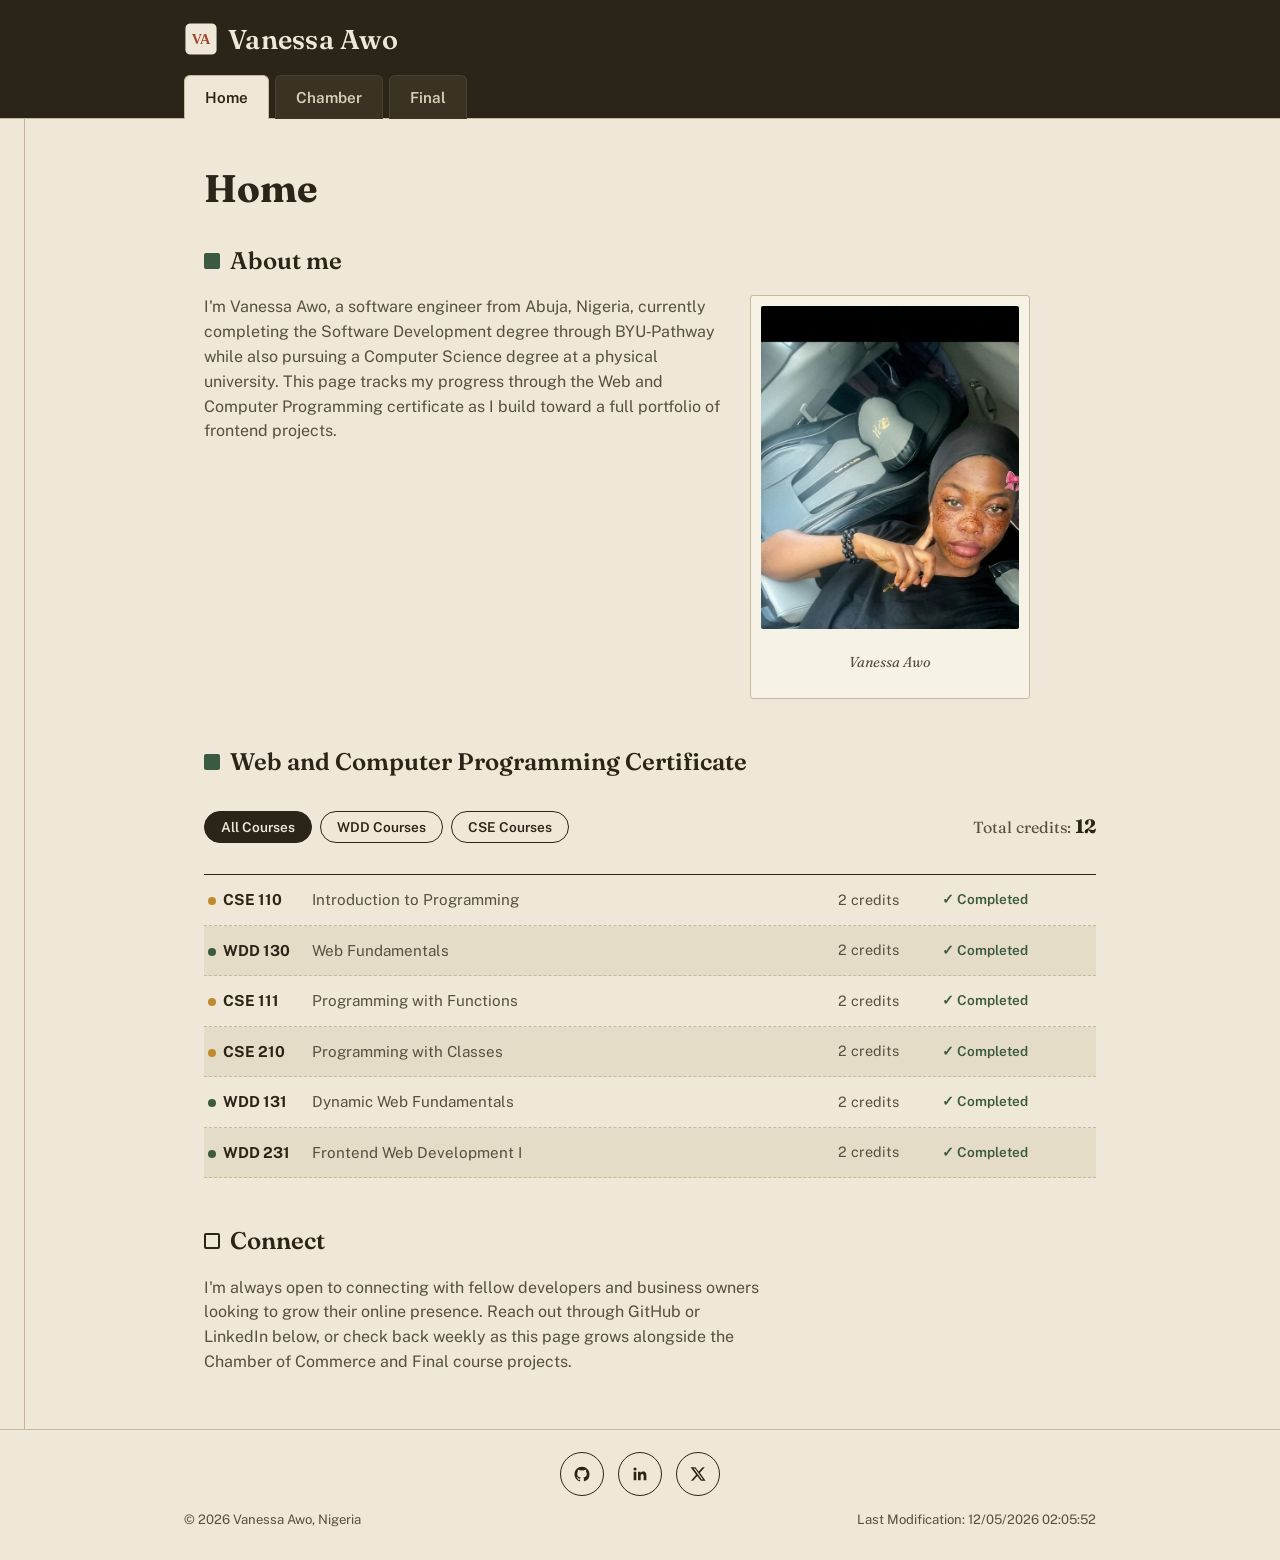
<file: index.html>
<!DOCTYPE html>
<html lang="en">
<head>
<meta charset="UTF-8">
<meta name="viewport" content="width=device-width, initial-scale=1.0">
<title>Vanessa Awo - Certificate Tracker</title>
<meta name="description" content="Vanessa Awo's home page tracking progress through the Web and Computer Programming certificate, including completed courses and credit totals.">
<meta name="author" content="Vanessa Awo">
<link rel="icon" href="images/logo.svg" type="image/svg+xml">
<link rel="preconnect" href="https://fonts.googleapis.com">
<link rel="preconnect" href="https://fonts.gstatic.com" crossorigin>
<link href="https://fonts.googleapis.com/css2?family=Fraunces:ital,wght@0,400;0,600;0,700;1,400&family=Public+Sans:wght@400;500;600;700&display=swap" rel="stylesheet">
<link rel="stylesheet" href="styles/small.css">
<link rel="stylesheet" href="styles/larger.css">
<script type="module" src="scripts/main.js"></script>
</head>
<body>

<header class="site">
  <div class="wrap brandbar">
    <a class="brand" href="index.html">
      <img class="logo-mark" src="images/logo.svg" alt="">
      <span class="site-name">Vanessa Awo</span>
    </a>
    <button type="button" id="nav-toggle" class="nav-toggle" aria-expanded="false" aria-controls="primary-nav" aria-label="Open menu">
      <span></span><span></span><span></span>
    </button>
  </div>
  <nav id="primary-nav" class="tabs">
    <a href="index.html" class="active" aria-current="page">Home</a>
    <a href="chamber/index.html">Chamber</a>
    <a href="final/index.html">Final</a>
  </nav>
</header>

<main>
  <div class="page">
    <div class="wrap">

      <h1 class="page-title">Home</h1>

      <section aria-labelledby="about-heading">
        <div class="section-head">
          <span class="checkbox done" aria-hidden="true"></span>
          <h2 id="about-heading">About me</h2>
        </div>
        <div class="about-grid">
          <div class="about-copy">
            <p>I'm Vanessa Awo, a software engineer from Abuja, Nigeria, currently completing the Software Development degree through BYU&#8209;Pathway while also pursuing a Computer Science degree at a physical university. This page tracks my progress through the Web and Computer Programming certificate as I build toward a full portfolio of frontend projects.</p>
          </div>
          <div class="photo-card">
            <img src="images/student-photo.jpg" alt="Portrait of Vanessa Awo">
            <p class="photo-caption">Vanessa Awo</p>
          </div>
        </div>
      </section>

      <section aria-labelledby="cert-heading">
        <div class="section-head">
          <span class="checkbox done" aria-hidden="true"></span>
          <h2 id="cert-heading">Web and Computer Programming Certificate</h2>
        </div>

        <div class="cert-toolbar">
          <div class="filters" role="group" aria-label="Filter courses">
            <button type="button" class="active" data-filter="all">All Courses</button>
            <button type="button" data-filter="wdd">WDD Courses</button>
            <button type="button" data-filter="cse">CSE Courses</button>
          </div>
          <p class="credit-total">Total credits: <strong id="credit-total-value">12</strong></p>
        </div>

        <!-- rows are rendered by scripts/courses.js -->
        <div class="course-table" id="course-table"></div>
      </section>

      <section aria-labelledby="connect-heading">
        <div class="section-head">
          <span class="checkbox" aria-hidden="true"></span>
          <h2 id="connect-heading">Connect</h2>
        </div>
        <div class="connect-row">
          <p>I'm always open to connecting with fellow developers and business owners looking to grow their online presence. Reach out through GitHub or LinkedIn below, or check back weekly as this page grows alongside the Chamber of Commerce and Final course projects.</p>
        </div>
      </section>

    </div>
  </div>
</main>

<footer>
  <div class="wrap footer-social">
    <div class="social-links">
      <a href="https://github.com/awovanessa/wdd231" aria-label="GitHub">
        <svg viewBox="0 0 24 24"><path d="M12 2.2c-5.52 0-10 4.48-10 10 0 4.42 2.87 8.17 6.84 9.5.5.1.68-.22.68-.48v-1.7c-2.78.6-3.37-1.34-3.37-1.34-.45-1.15-1.11-1.46-1.11-1.46-.9-.62.07-.6.07-.6 1 .07 1.53 1.03 1.53 1.03.9 1.53 2.34 1.09 2.91.83.09-.65.35-1.09.63-1.34-2.22-.25-4.56-1.11-4.56-4.94 0-1.09.39-1.98 1.03-2.68-.1-.25-.45-1.27.1-2.65 0 0 .84-.27 2.75 1.02a9.6 9.6 0 0 1 5 0c1.9-1.29 2.75-1.02 2.75-1.02.55 1.38.2 2.4.1 2.65.64.7 1.03 1.59 1.03 2.68 0 3.84-2.34 4.68-4.57 4.93.36.31.68.92.68 1.85v2.74c0 .26.18.58.69.48A10.01 10.01 0 0 0 22 12.2c0-5.52-4.48-10-10-10z"/></svg>
      </a>
      <a href="https://ng.linkedin.com/in/vanessa-awo-457442348" aria-label="LinkedIn">
        <svg viewBox="0 0 24 24"><path d="M20.45 20.45h-3.56v-5.57c0-1.33-.02-3.04-1.85-3.04-1.86 0-2.14 1.45-2.14 2.94v5.67H9.34V9h3.42v1.56h.05c.48-.9 1.64-1.85 3.38-1.85 3.6 0 4.27 2.37 4.27 5.46v6.28zM5.34 7.43a2.06 2.06 0 1 1 0-4.12 2.06 2.06 0 0 1 0 4.12zM7.12 20.45H3.56V9h3.56v11.45z"/></svg>
      </a>
      <a href="https://x.com/aviwebstudios" aria-label="X (formerly Twitter)">
        <svg viewBox="0 0 24 24"><path d="M18.24 3H21l-6.5 7.43L22.1 21h-6.2l-4.86-6.35L5.4 21H2.6l6.95-7.94L2.1 3h6.35l4.39 5.8L18.24 3zm-1.08 16.2h1.72L7.9 4.7H6.05l11.11 14.5z"/></svg>
      </a>
    </div>
  </div>
  <div class="wrap footer-meta">
    <p>&copy; <span id="year">2026</span> Vanessa Awo, Nigeria</p>
    <p id="lastModified">Last Modification:</p>
  </div>
</footer>
</body>
</html>
</file>
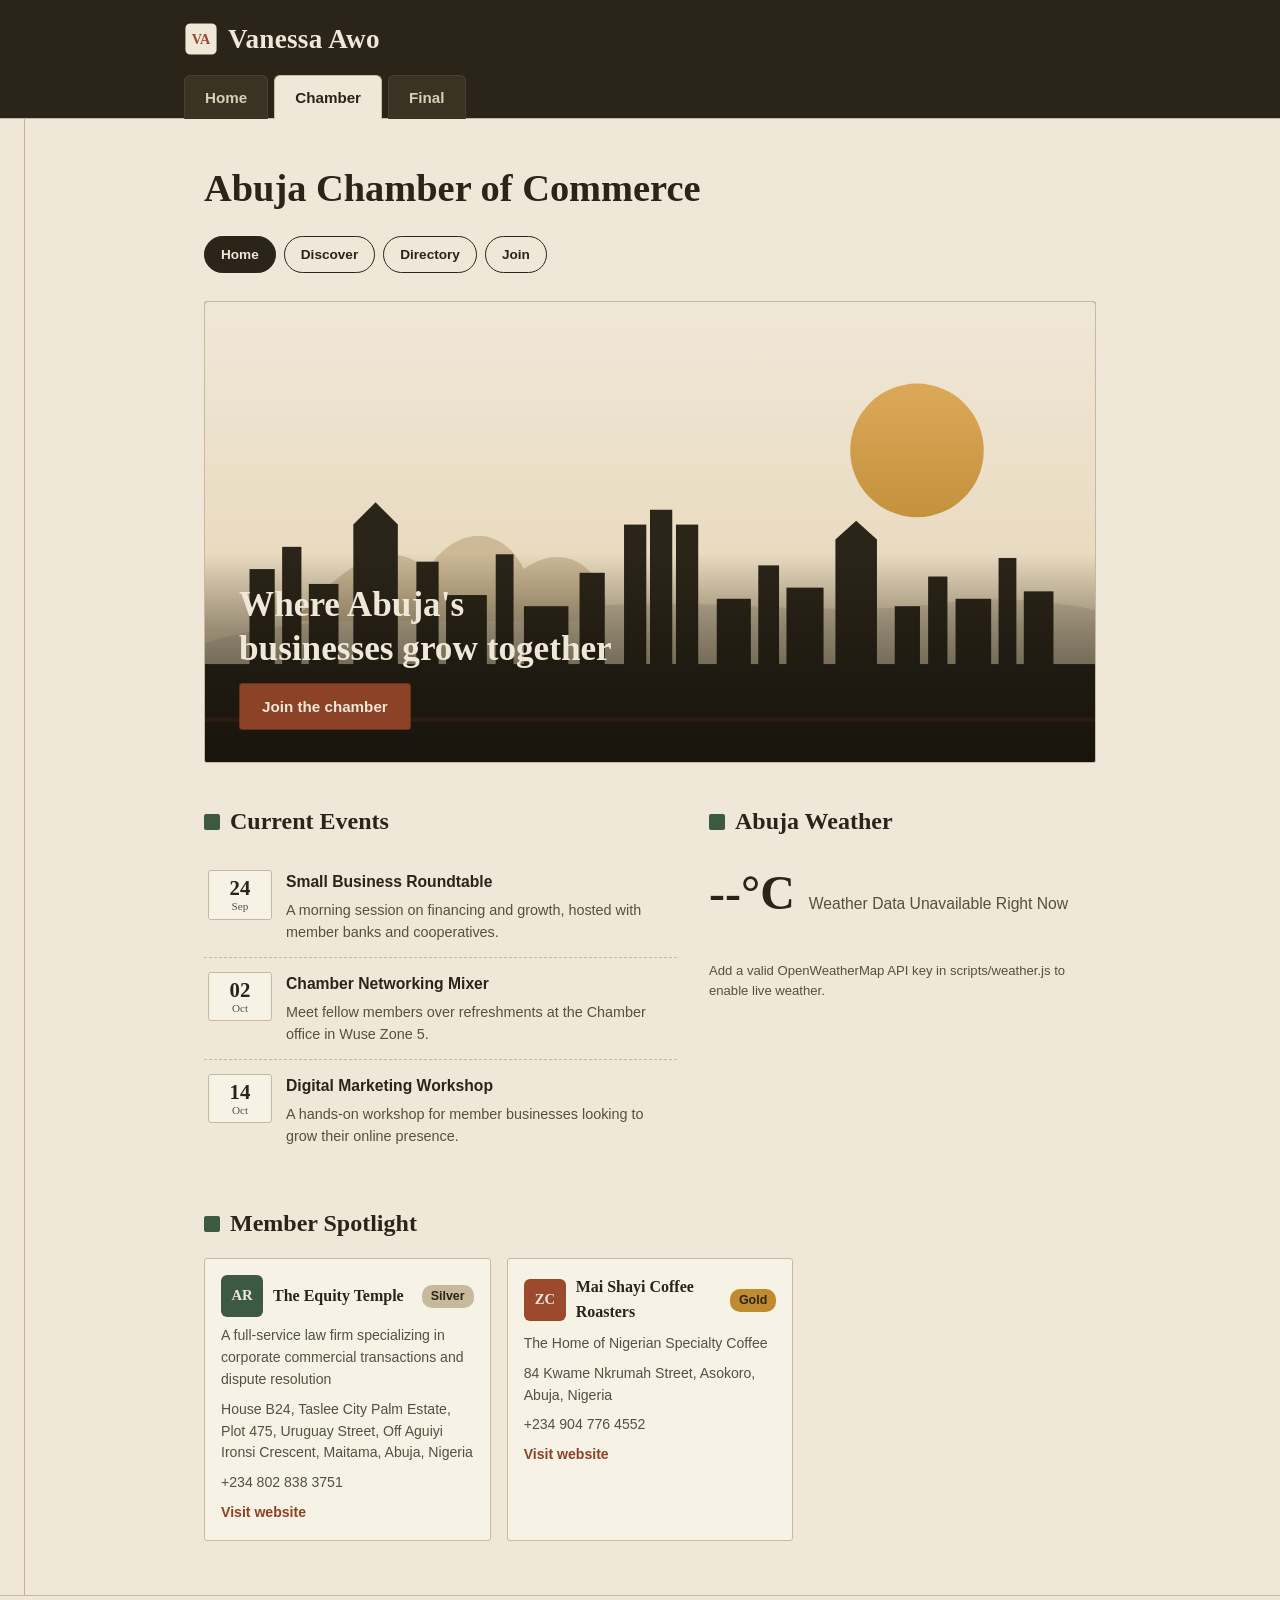
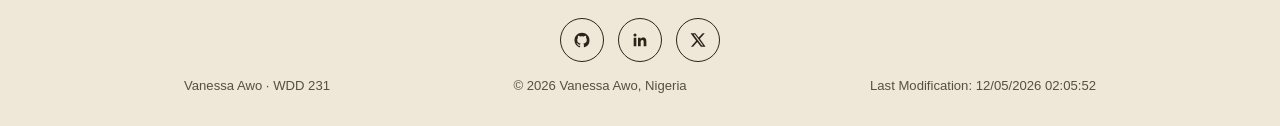
<file: chamber/index.html>
<!DOCTYPE html>
<html lang="en">
<head>
<meta charset="UTF-8">
<meta name="viewport" content="width=device-width, initial-scale=1.0">
<title>Abuja Chamber of Commerce - Home</title>
<meta name="description" content="Home page of the Abuja Chamber of Commerce: current weather, upcoming events, and a spotlight on member businesses. Built by Vanessa Awo for WDD 231.">
<meta name="author" content="Vanessa Awo">

<!-- Facebook / Open Graph meta -->
<meta property="og:title" content="Abuja Chamber of Commerce">
<meta property="og:description" content="Connecting and championing local businesses in Abuja, Nigeria.">
<meta property="og:image" content="https://awovanessa.github.io/wdd231/chamber/images/hero.svg">
<meta property="og:url" content="https://awovanessa.github.io/wdd231/chamber/index.html">
<meta property="og:type" content="website">

<link rel="icon" href="../images/logo.svg" type="image/svg+xml">
<link rel="preconnect" href="https://fonts.googleapis.com">
<link rel="preconnect" href="https://fonts.gstatic.com" crossorigin>
<link rel="preload" as="style" href="https://fonts.googleapis.com/css2?family=Fraunces:ital,wght@0,400;0,600;0,700;1,400&family=Public+Sans:wght@400;500;600;700&display=swap">
<link id="font-stylesheet" href="https://fonts.googleapis.com/css2?family=Fraunces:ital,wght@0,400;0,600;0,700;1,400&family=Public+Sans:wght@400;500;600;700&display=swap" rel="stylesheet" media="print">
<noscript><link href="https://fonts.googleapis.com/css2?family=Fraunces:ital,wght@0,400;0,600;0,700;1,400&family=Public+Sans:wght@400;500;600;700&display=swap" rel="stylesheet"></noscript>
<link rel="stylesheet" href="../styles/small.css">
<link rel="stylesheet" href="../styles/larger.css">
<link rel="stylesheet" href="styles/chamber.css">
<link rel="stylesheet" href="styles/index.css">
<script type="module" src="scripts/home.js"></script>
</head>
<body>

<header class="site">
  <div class="wrap brandbar">
    <a class="brand" href="../index.html">
      <img class="logo-mark" src="../images/logo.svg" alt="" width="34" height="34">
      <span class="site-name">Vanessa Awo</span>
    </a>
    <button type="button" id="nav-toggle" class="nav-toggle" aria-expanded="false" aria-controls="primary-nav" aria-label="Open menu">
      <span></span><span></span><span></span>
    </button>
  </div>
  <nav id="primary-nav" class="tabs">
    <a href="../index.html">Home</a>
    <a href="index.html" class="active" aria-current="page">Chamber</a>
    <a href="../final/index.html">Final</a>
  </nav>
</header>

<main>
  <div class="page">
    <div class="wrap">

      <h1 class="page-title">Abuja Chamber of Commerce</h1>

      <nav class="chamber-subnav" aria-label="Chamber section">
        <a href="index.html" class="active" aria-current="page">Home</a>
        <a href="discover.html">Discover</a>
        <a href="directory.html">Directory</a>
        <a href="join.html">Join</a>
      </nav>

      <section class="hero" aria-labelledby="hero-heading">
        <img src="images/hero.svg" alt="Illustration of the Abuja skyline at sunrise, with Aso Rock in the distance">
        <div class="hero-copy">
          <h2 id="hero-heading">Where Abuja's businesses grow together</h2>
          <a class="hero-cta" href="join.html">Join the chamber</a>
        </div>
      </section>

      <div class="two-col">
        <section aria-labelledby="events-heading">
          <div class="section-head">
            <span class="checkbox done" aria-hidden="true"></span>
            <h2 id="events-heading">Current Events</h2>
          </div>

          <div class="event-row">
            <div class="event-date"><span class="day">24</span><span class="mon">Sep</span></div>
            <div>
              <p class="event-title">Small Business Roundtable</p>
              <p class="event-desc">A morning session on financing and growth, hosted with member banks and cooperatives.</p>
            </div>
          </div>
          <div class="event-row">
            <div class="event-date"><span class="day">02</span><span class="mon">Oct</span></div>
            <div>
              <p class="event-title">Chamber Networking Mixer</p>
              <p class="event-desc">Meet fellow members over refreshments at the Chamber office in Wuse Zone 5.</p>
            </div>
          </div>
          <div class="event-row">
            <div class="event-date"><span class="day">14</span><span class="mon">Oct</span></div>
            <div>
              <p class="event-title">Digital Marketing Workshop</p>
              <p class="event-desc">A hands-on workshop for member businesses looking to grow their online presence.</p>
            </div>
          </div>
        </section>

        <section aria-labelledby="weather-heading">
          <div class="section-head">
            <span class="checkbox done" aria-hidden="true"></span>
            <h2 id="weather-heading">Abuja Weather</h2>
          </div>

          <div class="weather-now">
            <span class="weather-temp" id="current-temp">--°C</span>
            <span class="weather-desc" id="current-desc">Loading forecast&hellip;</span>
          </div>
          <div class="weather-forecast" id="weather-forecast"></div>
          <p class="weather-note" id="weather-note"></p>
        </section>
      </div>

      <section aria-labelledby="spotlight-heading">
        <div class="section-head">
          <span class="checkbox done" aria-hidden="true"></span>
          <h2 id="spotlight-heading">Member Spotlight</h2>
        </div>
        <div class="spotlight-grid" id="spotlight-grid"></div>
      </section>

    </div>
  </div>
</main>

<footer>
  <div class="wrap footer-social">
    <div class="social-links">
      <a href="https://github.com/awovanessa/wdd231" aria-label="GitHub">
        <svg viewBox="0 0 24 24"><path d="M12 2.2c-5.52 0-10 4.48-10 10 0 4.42 2.87 8.17 6.84 9.5.5.1.68-.22.68-.48v-1.7c-2.78.6-3.37-1.34-3.37-1.34-.45-1.15-1.11-1.46-1.11-1.46-.9-.62.07-.6.07-.6 1 .07 1.53 1.03 1.53 1.03.9 1.53 2.34 1.09 2.91.83.09-.65.35-1.09.63-1.34-2.22-.25-4.56-1.11-4.56-4.94 0-1.09.39-1.98 1.03-2.68-.1-.25-.45-1.27.1-2.65 0 0 .84-.27 2.75 1.02a9.6 9.6 0 0 1 5 0c1.9-1.29 2.75-1.02 2.75-1.02.55 1.38.2 2.4.1 2.65.64.7 1.03 1.59 1.03 2.68 0 3.84-2.34 4.68-4.57 4.93.36.31.68.92.68 1.85v2.74c0 .26.18.58.69.48A10.01 10.01 0 0 0 22 12.2c0-5.52-4.48-10-10-10z"/></svg>
      </a>
      <a href="https://ng.linkedin.com/in/vanessa-awo-457442348" aria-label="LinkedIn">
        <svg viewBox="0 0 24 24"><path d="M20.45 20.45h-3.56v-5.57c0-1.33-.02-3.04-1.85-3.04-1.86 0-2.14 1.45-2.14 2.94v5.67H9.34V9h3.42v1.56h.05c.48-.9 1.64-1.85 3.38-1.85 3.6 0 4.27 2.37 4.27 5.46v6.28zM5.34 7.43a2.06 2.06 0 1 1 0-4.12 2.06 2.06 0 0 1 0 4.12zM7.12 20.45H3.56V9h3.56v11.45z"/></svg>
      </a>
      <a href="https://x.com/aviwebstudios" aria-label="X (formerly Twitter)">
        <svg viewBox="0 0 24 24"><path d="M18.24 3H21l-6.5 7.43L22.1 21h-6.2l-4.86-6.35L5.4 21H2.6l6.95-7.94L2.1 3h6.35l4.39 5.8L18.24 3zm-1.08 16.2h1.72L7.9 4.7H6.05l11.11 14.5z"/></svg>
      </a>
    </div>
  </div>
  <div class="wrap footer-meta">
    <p>Vanessa Awo &middot; WDD 231</p>
    <p>&copy; <span id="year">2026</span> Vanessa Awo, Nigeria</p>
    <p id="lastModified">Last Modification:</p>
  </div>
</footer>
</body>
</html>
</file>
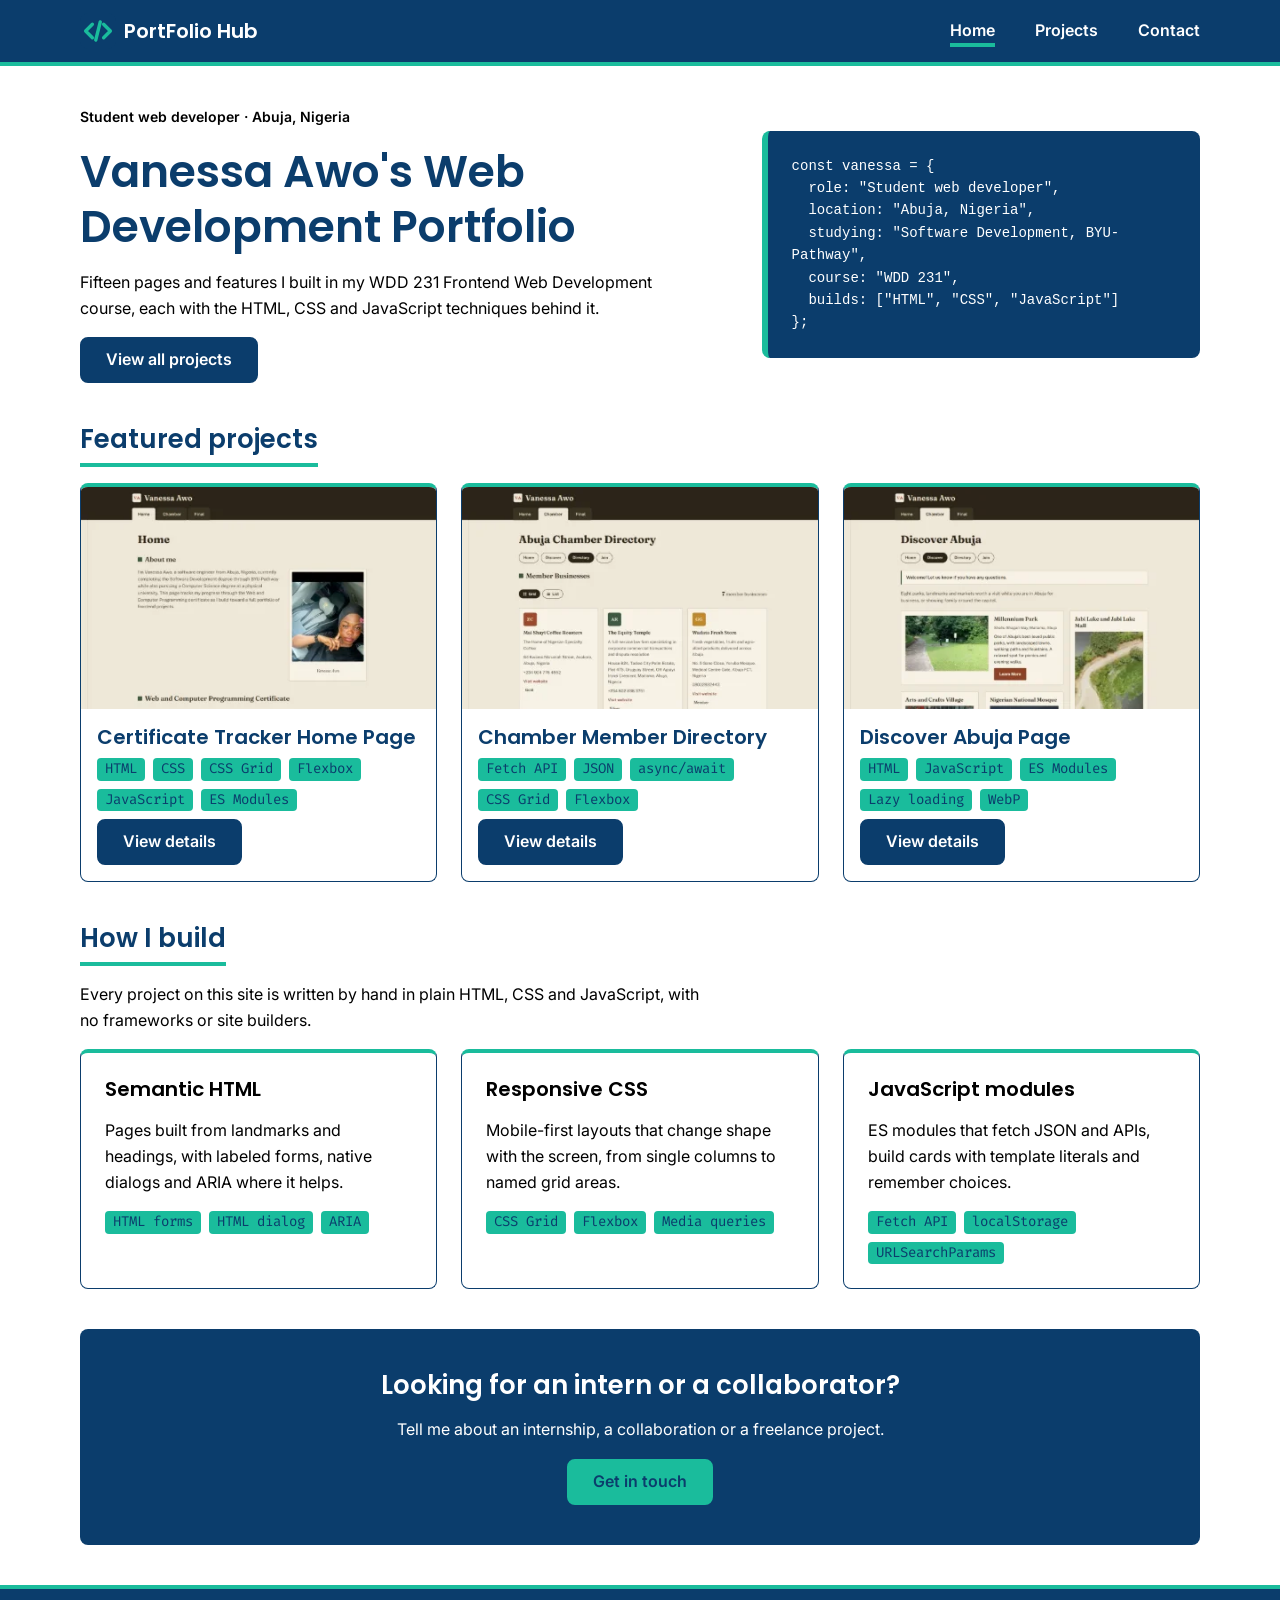
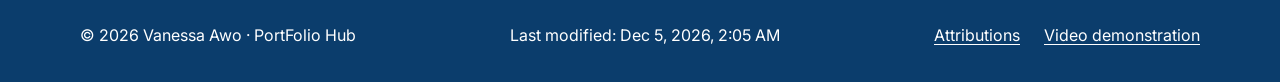
<file: final/index.html>
<!DOCTYPE html>
<html lang="en">
<head>
<meta charset="utf-8">
<meta name="viewport" content="width=device-width, initial-scale=1">
<title>Vanessa Awo's Web Development Portfolio | PortFolio Hub</title>
<meta name="description" content="PortFolio Hub shows the web development projects Vanessa Awo built as a student, the HTML, CSS and JavaScript behind them, and how to get in touch.">
<meta name="author" content="Vanessa Awo">
<meta property="og:title" content="PortFolio Hub: Vanessa Awo's Web Development Portfolio">
<meta property="og:description" content="Student web development projects by Vanessa Awo, with the HTML, CSS and JavaScript techniques behind each one.">
<meta property="og:image" content="https://awovanessa.github.io/wdd231/final/images/og-image.webp">
<meta property="og:url" content="https://awovanessa.github.io/wdd231/final/index.html">
<meta property="og:type" content="website">
<link rel="icon" href="images/favicon.svg" type="image/svg+xml">
<link rel="preconnect" href="https://fonts.googleapis.com">
<link rel="preconnect" href="https://fonts.gstatic.com" crossorigin>
<link href="https://fonts.googleapis.com/css2?family=Fira+Code&amp;family=Inter:wght@400;600&amp;family=Poppins:wght@600&amp;display=swap" rel="stylesheet">
<link rel="stylesheet" href="styles/main.css">
<link rel="stylesheet" href="styles/larger.css">
<script type="module" src="scripts/main.js"></script>
<script type="module" src="scripts/projects.js"></script>
</head>
<body>

<header class="site-header">
  <a class="skip-link" href="#main">Skip to content</a>
  <div class="container header-inner">
    <a class="brand" href="index.html">
      <img src="images/favicon.svg" alt="" width="36" height="36" decoding="async">
      PortFolio Hub
    </a>
    <button type="button" id="nav-toggle" class="nav-toggle" aria-expanded="false" aria-controls="primary-nav" aria-label="Open menu">
      <svg viewBox="0 0 24 24" width="24" height="24" aria-hidden="true"><path d="M3 6h18M3 12h18M3 18h18" stroke="currentColor" stroke-width="2" stroke-linecap="round"/></svg>
    </button>
    <nav id="primary-nav" class="primary-nav" aria-label="Main">
      <ul>
        <li><a href="index.html">Home</a></li>
        <li><a href="projects.html">Projects</a></li>
        <li><a href="contact.html">Contact</a></li>
      </ul>
    </nav>
  </div>
</header>

<main id="main">
  <div class="container">

    <section class="hero" aria-labelledby="page-title">
      <div>
        <p class="meta">Student web developer &middot; Abuja, Nigeria</p>
        <h1 id="page-title">Vanessa Awo's Web Development Portfolio</h1>
        <p class="hero-lead">Fifteen pages and features I built in my WDD 231 Frontend Web Development course, each with the HTML, CSS and JavaScript techniques behind it.</p>
        <a class="button" href="projects.html">View all projects</a>
      </div>
      <pre class="code-card"><code>const vanessa = {
  role: "Student web developer",
  location: "Abuja, Nigeria",
  studying: "Software Development, BYU-Pathway",
  course: "WDD 231",
  builds: ["HTML", "CSS", "JavaScript"]
};</code></pre>
    </section>

    <section class="section" aria-labelledby="featured-heading">
      <h2 id="featured-heading" class="section-title">Featured projects</h2>
      <div id="featured-grid" class="card-grid featured-grid"></div>
    </section>

    <section class="section" aria-labelledby="build-heading">
      <h2 id="build-heading" class="section-title">How I build</h2>
      <p class="page-intro">Every project on this site is written by hand in plain HTML, CSS and JavaScript, with no frameworks or site builders.</p>
      <div class="skills">
        <article class="skill">
          <h3>Semantic HTML</h3>
          <p>Pages built from landmarks and headings, with labeled forms, native dialogs and ARIA where it helps.</p>
          <ul class="tags" aria-label="HTML technologies">
            <li class="tag">HTML forms</li>
            <li class="tag">HTML dialog</li>
            <li class="tag">ARIA</li>
          </ul>
        </article>
        <article class="skill">
          <h3>Responsive CSS</h3>
          <p>Mobile-first layouts that change shape with the screen, from single columns to named grid areas.</p>
          <ul class="tags" aria-label="CSS technologies">
            <li class="tag">CSS Grid</li>
            <li class="tag">Flexbox</li>
            <li class="tag">Media queries</li>
          </ul>
        </article>
        <article class="skill">
          <h3>JavaScript modules</h3>
          <p>ES modules that fetch JSON and APIs, build cards with template literals and remember choices.</p>
          <ul class="tags" aria-label="JavaScript technologies">
            <li class="tag">Fetch API</li>
            <li class="tag">localStorage</li>
            <li class="tag">URLSearchParams</li>
          </ul>
        </article>
      </div>
    </section>

    <section class="cta" aria-labelledby="cta-heading">
      <h2 id="cta-heading">Looking for an intern or a collaborator?</h2>
      <p>Tell me about an internship, a collaboration or a freelance project.</p>
      <a class="button" href="contact.html">Get in touch</a>
    </section>

  </div>

  <dialog id="project-dialog" class="project-dialog" aria-labelledby="dialog-title">
    <div class="dialog-inner">
      <div class="dialog-header">
        <h2 id="dialog-title">Project details</h2>
        <button type="button" class="button button-alt dialog-close">Close</button>
      </div>
      <div class="dialog-body"></div>
    </div>
  </dialog>
</main>

<footer class="site-footer">
  <div class="container footer-inner">
    <p>&copy; <span id="year">2026</span> Vanessa Awo &middot; PortFolio Hub</p>
    <p>Last modified: <span id="last-modified"></span></p>
    <ul class="footer-links">
      <li><a href="attributions.html">Attributions</a></li>
      <li><a class="video-link">Video demonstration</a></li>
    </ul>
  </div>
</footer>

</body>
</html>
</file>
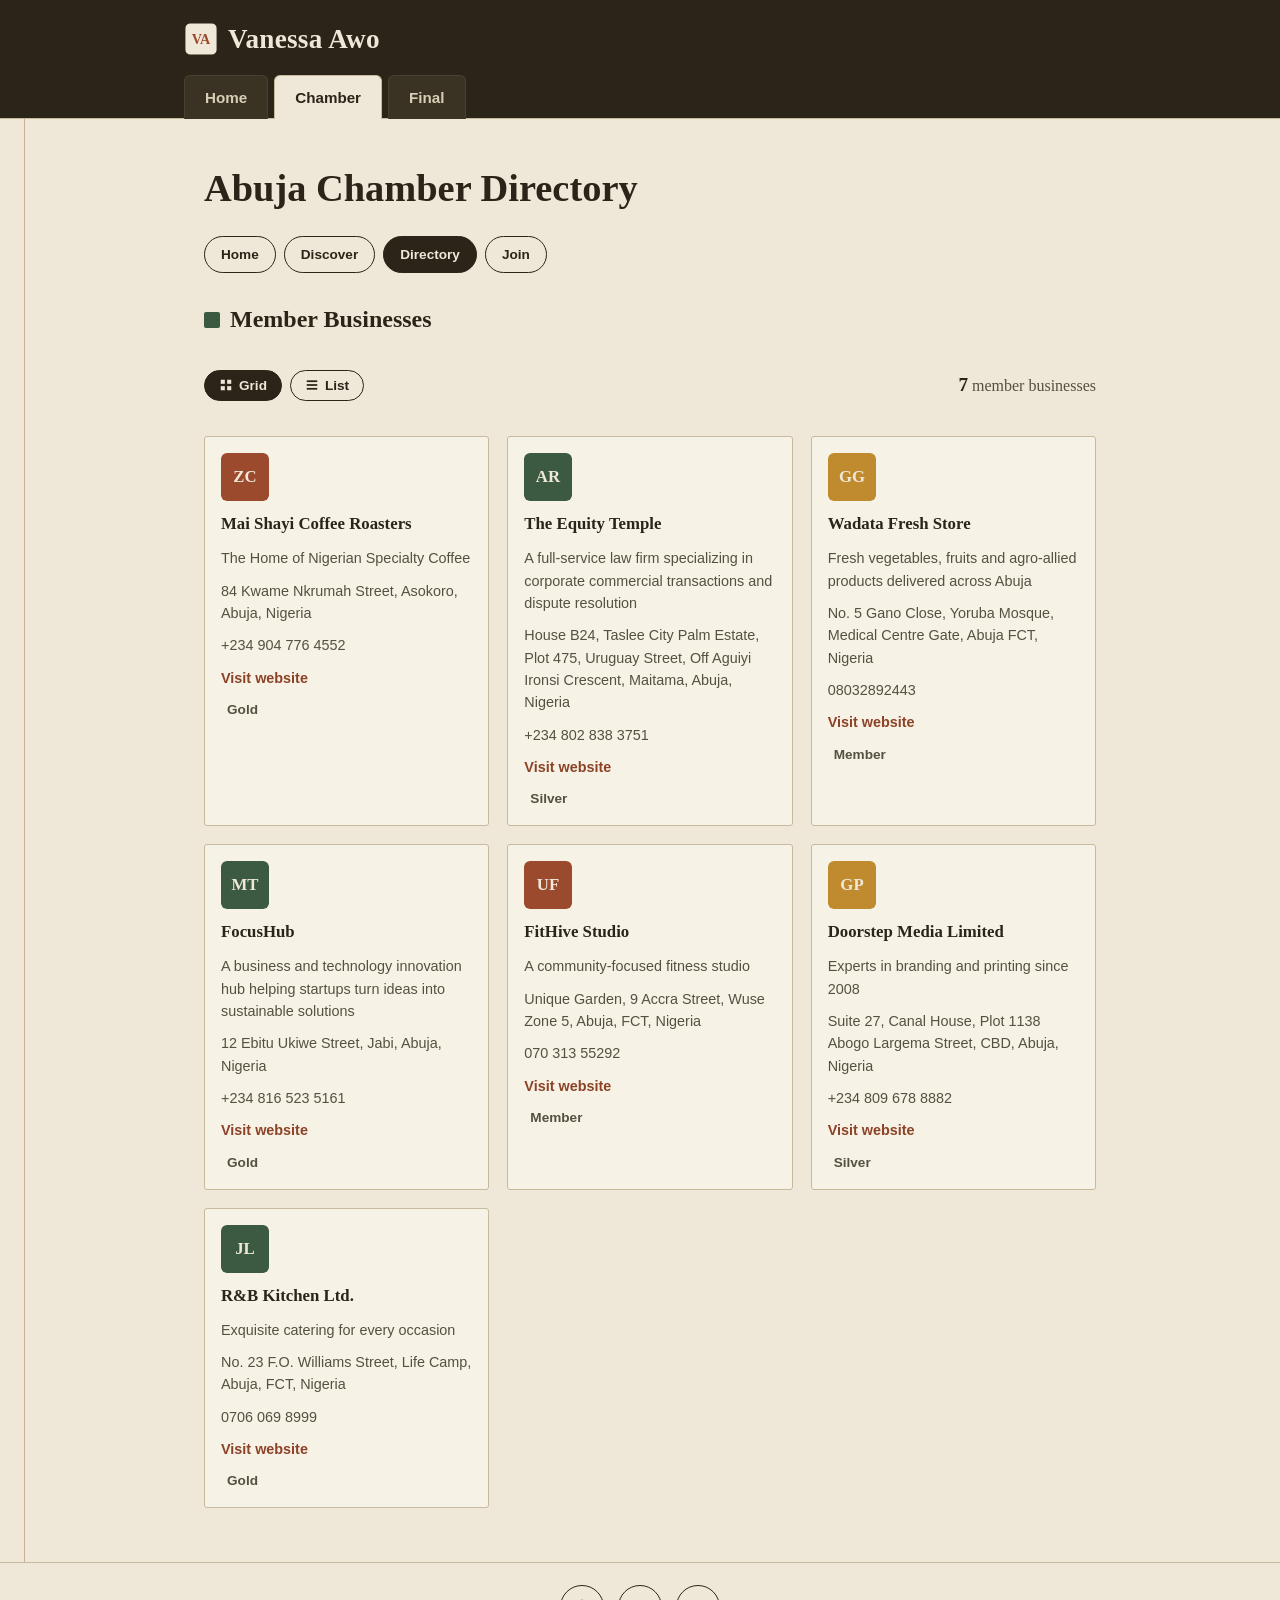
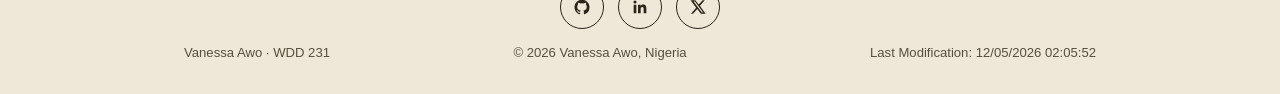
<file: chamber/directory.html>
<!DOCTYPE html>
<html lang="en">
<head>
<meta charset="UTF-8">
<meta name="viewport" content="width=device-width, initial-scale=1.0">
<title>Chamber Directory - Vanessa Awo</title>
<meta name="description" content="Business directory for the Abuja Chamber of Commerce project, built by Vanessa Awo for WDD 231, with a toggle between grid and list views.">
<meta name="author" content="Vanessa Awo">

<!-- Facebook / Open Graph meta -->
<meta property="og:title" content="Abuja Chamber of Commerce Directory">
<meta property="og:description" content="A member business directory built by Vanessa Awo for WDD 231, Web Frontend Development I.">
<meta property="og:image" content="https://awovanessa.github.io/wdd231/chamber/images/logo-1.svg">
<meta property="og:url" content="https://awovanessa.github.io/wdd231/chamber/directory.html">
<meta property="og:type" content="website">

<link rel="icon" href="../images/logo.svg" type="image/svg+xml">
<link rel="preconnect" href="https://fonts.googleapis.com">
<link rel="preconnect" href="https://fonts.gstatic.com" crossorigin>
<link rel="preload" as="style" href="https://fonts.googleapis.com/css2?family=Fraunces:ital,wght@0,400;0,600;0,700;1,400&family=Public+Sans:wght@400;500;600;700&display=swap">
<link id="font-stylesheet" href="https://fonts.googleapis.com/css2?family=Fraunces:ital,wght@0,400;0,600;0,700;1,400&family=Public+Sans:wght@400;500;600;700&display=swap" rel="stylesheet" media="print">
<noscript><link href="https://fonts.googleapis.com/css2?family=Fraunces:ital,wght@0,400;0,600;0,700;1,400&family=Public+Sans:wght@400;500;600;700&display=swap" rel="stylesheet"></noscript>
<link rel="stylesheet" href="../styles/small.css">
<link rel="stylesheet" href="../styles/larger.css">
<link rel="stylesheet" href="styles/chamber.css">
<link rel="stylesheet" href="styles/directory.css">
<script type="module" src="scripts/main.js"></script>
</head>
<body>

<header class="site">
  <div class="wrap brandbar">
    <a class="brand" href="../index.html">
      <img class="logo-mark" src="../images/logo.svg" alt="" width="34" height="34">
      <span class="site-name">Vanessa Awo</span>
    </a>
    <button type="button" id="nav-toggle" class="nav-toggle" aria-expanded="false" aria-controls="primary-nav" aria-label="Open menu">
      <span></span><span></span><span></span>
    </button>
  </div>
  <nav id="primary-nav" class="tabs">
    <a href="../index.html">Home</a>
    <a href="index.html" class="active" aria-current="page">Chamber</a>
    <a href="../final/index.html">Final</a>
  </nav>
</header>

<main>
  <div class="page">
    <div class="wrap">

      <h1 class="page-title">Abuja Chamber Directory</h1>

      <nav class="chamber-subnav" aria-label="Chamber section">
        <a href="index.html">Home</a>
        <a href="discover.html">Discover</a>
        <a href="directory.html" class="active" aria-current="page">Directory</a>
        <a href="join.html">Join</a>
      </nav>

      <section aria-labelledby="directory-heading">
        <div class="section-head">
          <span class="checkbox done" aria-hidden="true"></span>
          <h2 id="directory-heading">Member Businesses</h2>
        </div>

        <div class="dir-toolbar">
          <div class="view-toggle" role="group" aria-label="Choose view">
            <button type="button" id="view-grid" class="active" aria-pressed="true">
              <svg viewBox="0 0 24 24" aria-hidden="true"><rect x="3" y="3" width="7" height="7"/><rect x="14" y="3" width="7" height="7"/><rect x="3" y="14" width="7" height="7"/><rect x="14" y="14" width="7" height="7"/></svg>
              Grid
            </button>
            <button type="button" id="view-list" aria-pressed="false">
              <svg viewBox="0 0 24 24" aria-hidden="true"><rect x="3" y="4" width="18" height="3"/><rect x="3" y="10.5" width="18" height="3"/><rect x="3" y="17" width="18" height="3"/></svg>
              List
            </button>
          </div>
          <p class="member-count"><strong id="member-count-value">0</strong> member businesses</p>
        </div>

        <!-- rows are rendered by scripts/directory.js -->
        <div class="is-grid" id="member-container"></div>
      </section>

    </div>
  </div>
</main>

<footer>
  <div class="wrap footer-social">
    <div class="social-links">
      <a href="https://github.com/awovanessa/wdd231" aria-label="GitHub">
        <svg viewBox="0 0 24 24"><path d="M12 2.2c-5.52 0-10 4.48-10 10 0 4.42 2.87 8.17 6.84 9.5.5.1.68-.22.68-.48v-1.7c-2.78.6-3.37-1.34-3.37-1.34-.45-1.15-1.11-1.46-1.11-1.46-.9-.62.07-.6.07-.6 1 .07 1.53 1.03 1.53 1.03.9 1.53 2.34 1.09 2.91.83.09-.65.35-1.09.63-1.34-2.22-.25-4.56-1.11-4.56-4.94 0-1.09.39-1.98 1.03-2.68-.1-.25-.45-1.27.1-2.65 0 0 .84-.27 2.75 1.02a9.6 9.6 0 0 1 5 0c1.9-1.29 2.75-1.02 2.75-1.02.55 1.38.2 2.4.1 2.65.64.7 1.03 1.59 1.03 2.68 0 3.84-2.34 4.68-4.57 4.93.36.31.68.92.68 1.85v2.74c0 .26.18.58.69.48A10.01 10.01 0 0 0 22 12.2c0-5.52-4.48-10-10-10z"/></svg>
      </a>
      <a href="#" aria-label="LinkedIn">
        <svg viewBox="0 0 24 24"><path d="M20.45 20.45h-3.56v-5.57c0-1.33-.02-3.04-1.85-3.04-1.86 0-2.14 1.45-2.14 2.94v5.67H9.34V9h3.42v1.56h.05c.48-.9 1.64-1.85 3.38-1.85 3.6 0 4.27 2.37 4.27 5.46v6.28zM5.34 7.43a2.06 2.06 0 1 1 0-4.12 2.06 2.06 0 0 1 0 4.12zM7.12 20.45H3.56V9h3.56v11.45z"/></svg>
      </a>
      <a href="#" aria-label="X (formerly Twitter)">
        <svg viewBox="0 0 24 24"><path d="M18.24 3H21l-6.5 7.43L22.1 21h-6.2l-4.86-6.35L5.4 21H2.6l6.95-7.94L2.1 3h6.35l4.39 5.8L18.24 3zm-1.08 16.2h1.72L7.9 4.7H6.05l11.11 14.5z"/></svg>
      </a>
    </div>
  </div>
  <div class="wrap footer-meta">
    <p>Vanessa Awo &middot; WDD 231</p>
    <p>&copy; <span id="year">2026</span> Vanessa Awo, Nigeria</p>
    <p id="lastModified">Last Modification:</p>
  </div>
</footer>
</body>
</html>
</file>
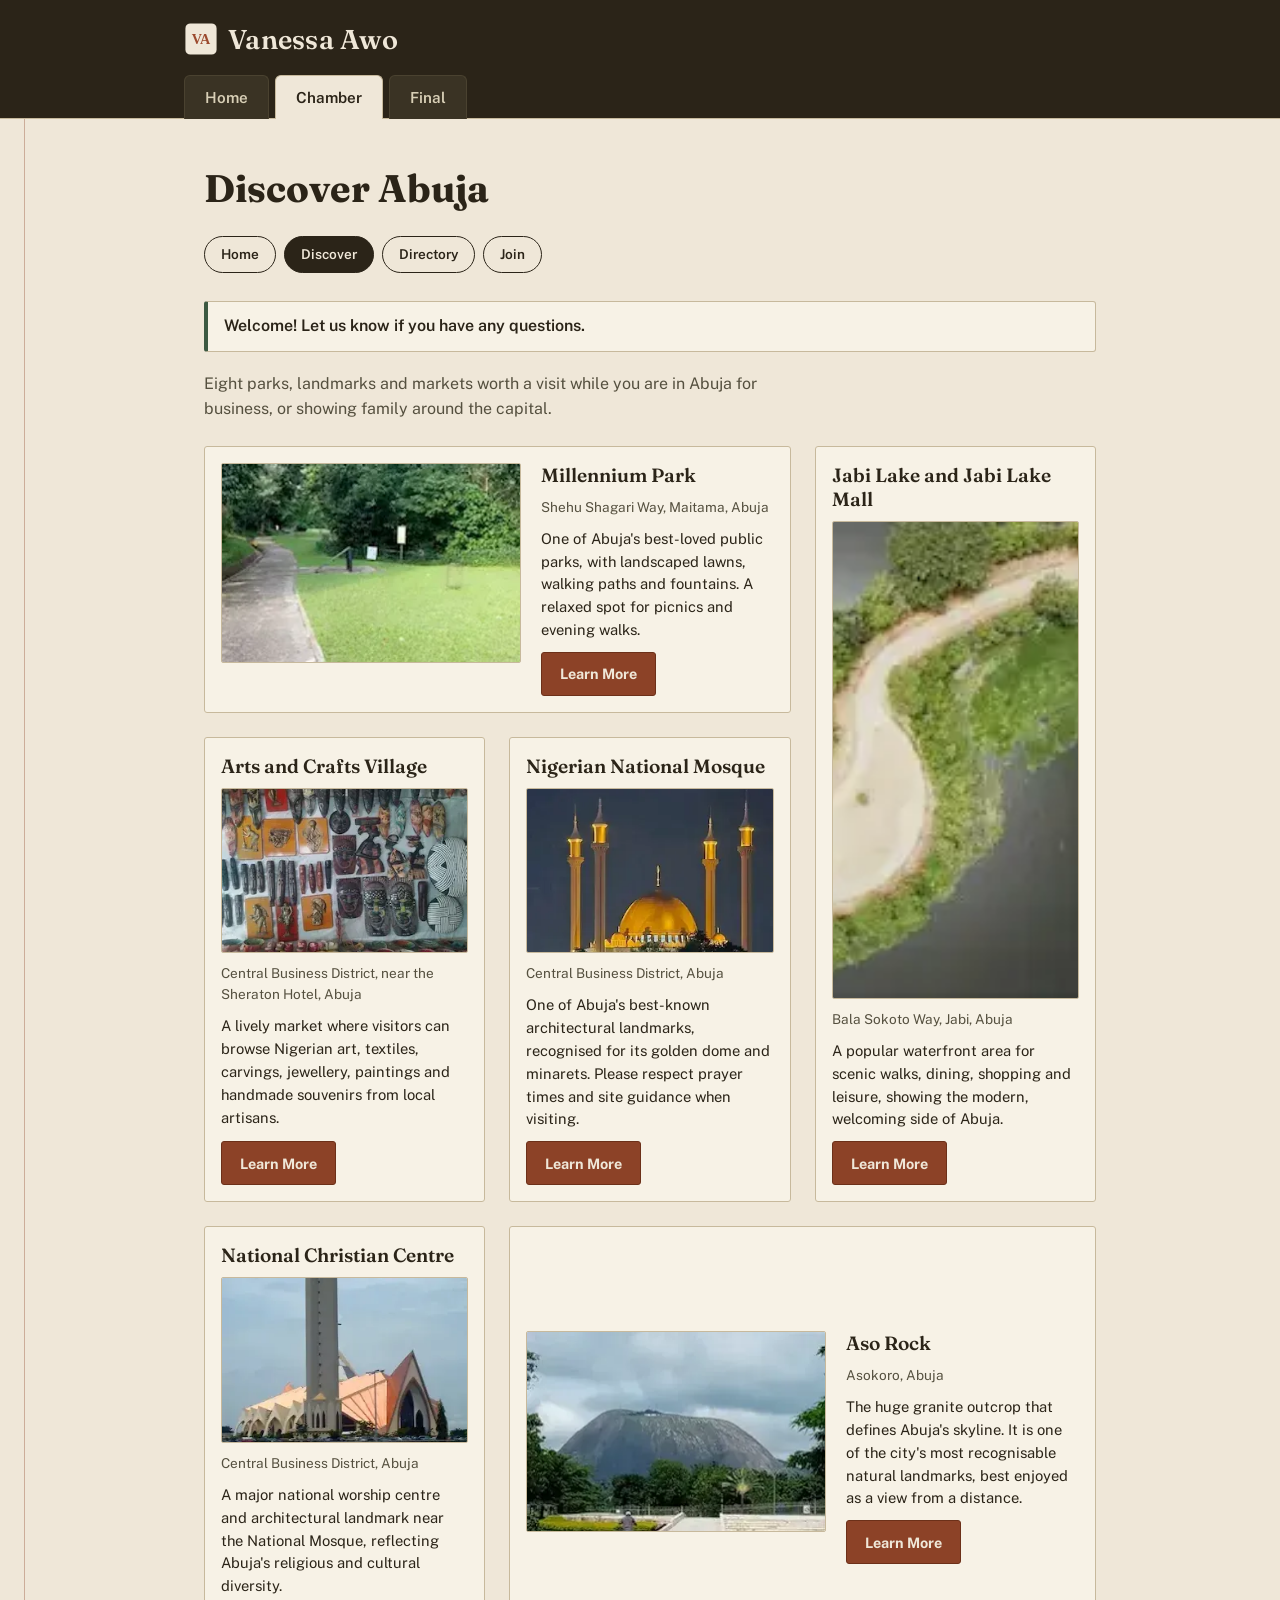
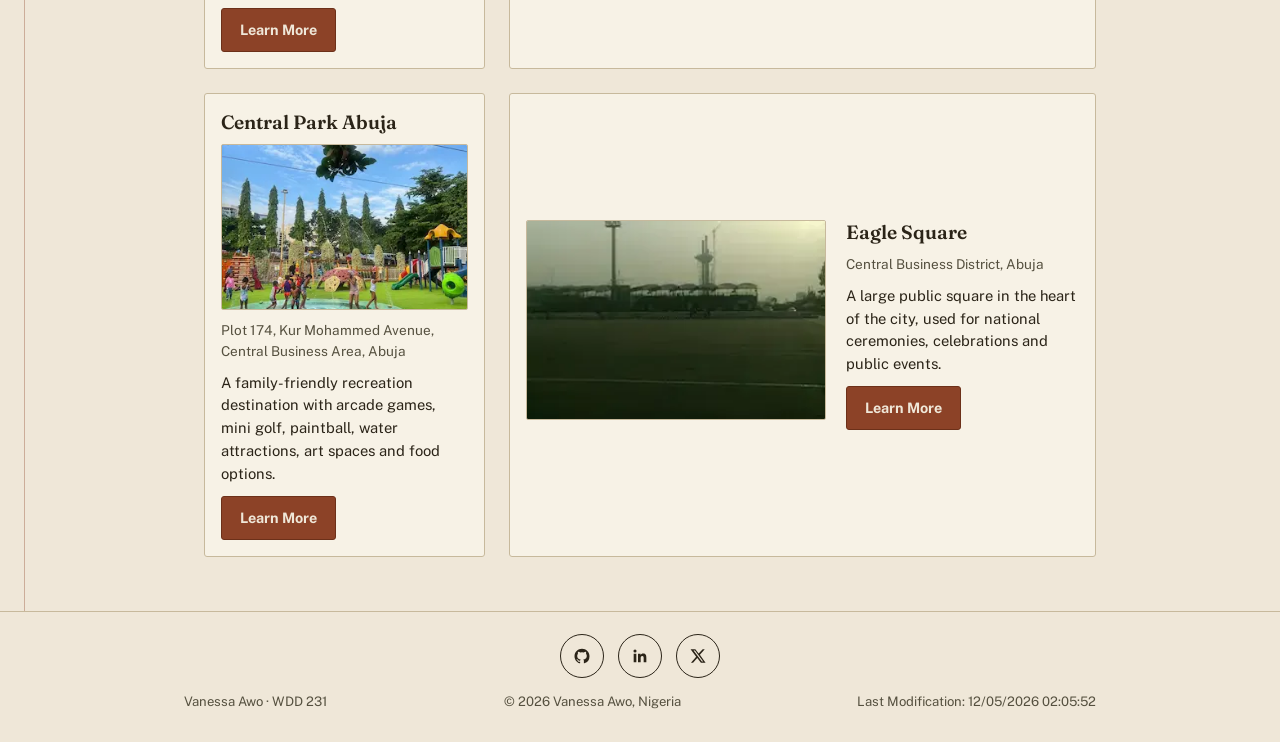
<file: chamber/discover.html>
<!DOCTYPE html>
<html lang="en">
<head>
<meta charset="UTF-8">
<meta name="viewport" content="width=device-width, initial-scale=1.0">
<title>Discover Abuja - Abuja Chamber of Commerce</title>
<meta name="description" content="Discover Abuja with the Abuja Chamber of Commerce: eight parks, landmarks and markets worth visiting in Nigeria's capital. Built by Vanessa Awo for WDD 231.">
<meta name="author" content="Vanessa Awo">

<!-- Facebook / Open Graph meta -->
<meta property="og:title" content="Discover Abuja — Abuja Chamber of Commerce">
<meta property="og:description" content="Eight parks, landmarks and markets worth visiting in Abuja, Nigeria.">
<meta property="og:image" content="https://awovanessa.github.io/wdd231/chamber/images/aso-rock.webp">
<meta property="og:url" content="https://awovanessa.github.io/wdd231/chamber/discover.html">
<meta property="og:type" content="website">

<link rel="icon" href="../images/logo.svg" type="image/svg+xml">
<link rel="preconnect" href="https://fonts.googleapis.com">
<link rel="preconnect" href="https://fonts.gstatic.com" crossorigin>
<link rel="preload" as="style" href="https://fonts.googleapis.com/css2?family=Fraunces:ital,wght@0,400;0,600;0,700;1,400&family=Public+Sans:wght@400;500;600;700&display=swap">
<link id="font-stylesheet" href="https://fonts.googleapis.com/css2?family=Fraunces:ital,wght@0,400;0,600;0,700;1,400&family=Public+Sans:wght@400;500;600;700&display=swap" rel="stylesheet" media="print">
<noscript><link href="https://fonts.googleapis.com/css2?family=Fraunces:ital,wght@0,400;0,600;0,700;1,400&family=Public+Sans:wght@400;500;600;700&display=swap" rel="stylesheet"></noscript>
<link rel="stylesheet" href="../styles/small.css">
<link rel="stylesheet" href="../styles/larger.css">
<link rel="stylesheet" href="styles/chamber.css">
<link rel="stylesheet" href="styles/discover.css">
<script type="module" src="scripts/discover.js"></script>
</head>
<body>

<header class="site">
  <div class="wrap brandbar">
    <a class="brand" href="../index.html">
      <img class="logo-mark" src="../images/logo.svg" alt="" width="34" height="34">
      <span class="site-name">Vanessa Awo</span>
    </a>
    <button type="button" id="nav-toggle" class="nav-toggle" aria-expanded="false" aria-controls="primary-nav" aria-label="Open menu">
      <span></span><span></span><span></span>
    </button>
  </div>
  <nav id="primary-nav" class="tabs">
    <a href="../index.html">Home</a>
    <a href="index.html" class="active" aria-current="page">Chamber</a>
    <a href="../final/index.html">Final</a>
  </nav>
</header>

<main>
  <div class="page">
    <div class="wrap">

      <h1 class="page-title">Discover Abuja</h1>

      <nav class="chamber-subnav" aria-label="Chamber section">
        <a href="index.html">Home</a>
        <a href="discover.html" class="active" aria-current="page">Discover</a>
        <a href="directory.html">Directory</a>
        <a href="join.html">Join</a>
      </nav>

      <p class="visit-message" id="visit-message" role="status">Welcome! Let us know if you have any questions.</p>

      <p class="discover-intro">Eight parks, landmarks and markets worth a visit while you are in Abuja for business, or showing family around the capital.</p>

      <div class="discover-grid" id="discover-grid"></div>

    </div>
  </div>
</main>

<footer>
  <div class="wrap footer-social">
    <div class="social-links">
      <a href="https://github.com/awovanessa/wdd231" aria-label="GitHub">
        <svg viewBox="0 0 24 24"><path d="M12 2.2c-5.52 0-10 4.48-10 10 0 4.42 2.87 8.17 6.84 9.5.5.1.68-.22.68-.48v-1.7c-2.78.6-3.37-1.34-3.37-1.34-.45-1.15-1.11-1.46-1.11-1.46-.9-.62.07-.6.07-.6 1 .07 1.53 1.03 1.53 1.03.9 1.53 2.34 1.09 2.91.83.09-.65.35-1.09.63-1.34-2.22-.25-4.56-1.11-4.56-4.94 0-1.09.39-1.98 1.03-2.68-.1-.25-.45-1.27.1-2.65 0 0 .84-.27 2.75 1.02a9.6 9.6 0 0 1 5 0c1.9-1.29 2.75-1.02 2.75-1.02.55 1.38.2 2.4.1 2.65.64.7 1.03 1.59 1.03 2.68 0 3.84-2.34 4.68-4.57 4.93.36.31.68.92.68 1.85v2.74c0 .26.18.58.69.48A10.01 10.01 0 0 0 22 12.2c0-5.52-4.48-10-10-10z"/></svg>
      </a>
      <a href="https://ng.linkedin.com/in/vanessa-awo-457442348" aria-label="LinkedIn">
        <svg viewBox="0 0 24 24"><path d="M20.45 20.45h-3.56v-5.57c0-1.33-.02-3.04-1.85-3.04-1.86 0-2.14 1.45-2.14 2.94v5.67H9.34V9h3.42v1.56h.05c.48-.9 1.64-1.85 3.38-1.85 3.6 0 4.27 2.37 4.27 5.46v6.28zM5.34 7.43a2.06 2.06 0 1 1 0-4.12 2.06 2.06 0 0 1 0 4.12zM7.12 20.45H3.56V9h3.56v11.45z"/></svg>
      </a>
      <a href="https://x.com/aviwebstudios" aria-label="X (formerly Twitter)">
        <svg viewBox="0 0 24 24"><path d="M18.24 3H21l-6.5 7.43L22.1 21h-6.2l-4.86-6.35L5.4 21H2.6l6.95-7.94L2.1 3h6.35l4.39 5.8L18.24 3zm-1.08 16.2h1.72L7.9 4.7H6.05l11.11 14.5z"/></svg>
      </a>
    </div>
  </div>
  <div class="wrap footer-meta">
    <p>Vanessa Awo &middot; WDD 231</p>
    <p>&copy; <span id="year">2026</span> Vanessa Awo, Nigeria</p>
    <p id="lastModified">Last Modification:</p>
  </div>
</footer>
</body>
</html>
</file>
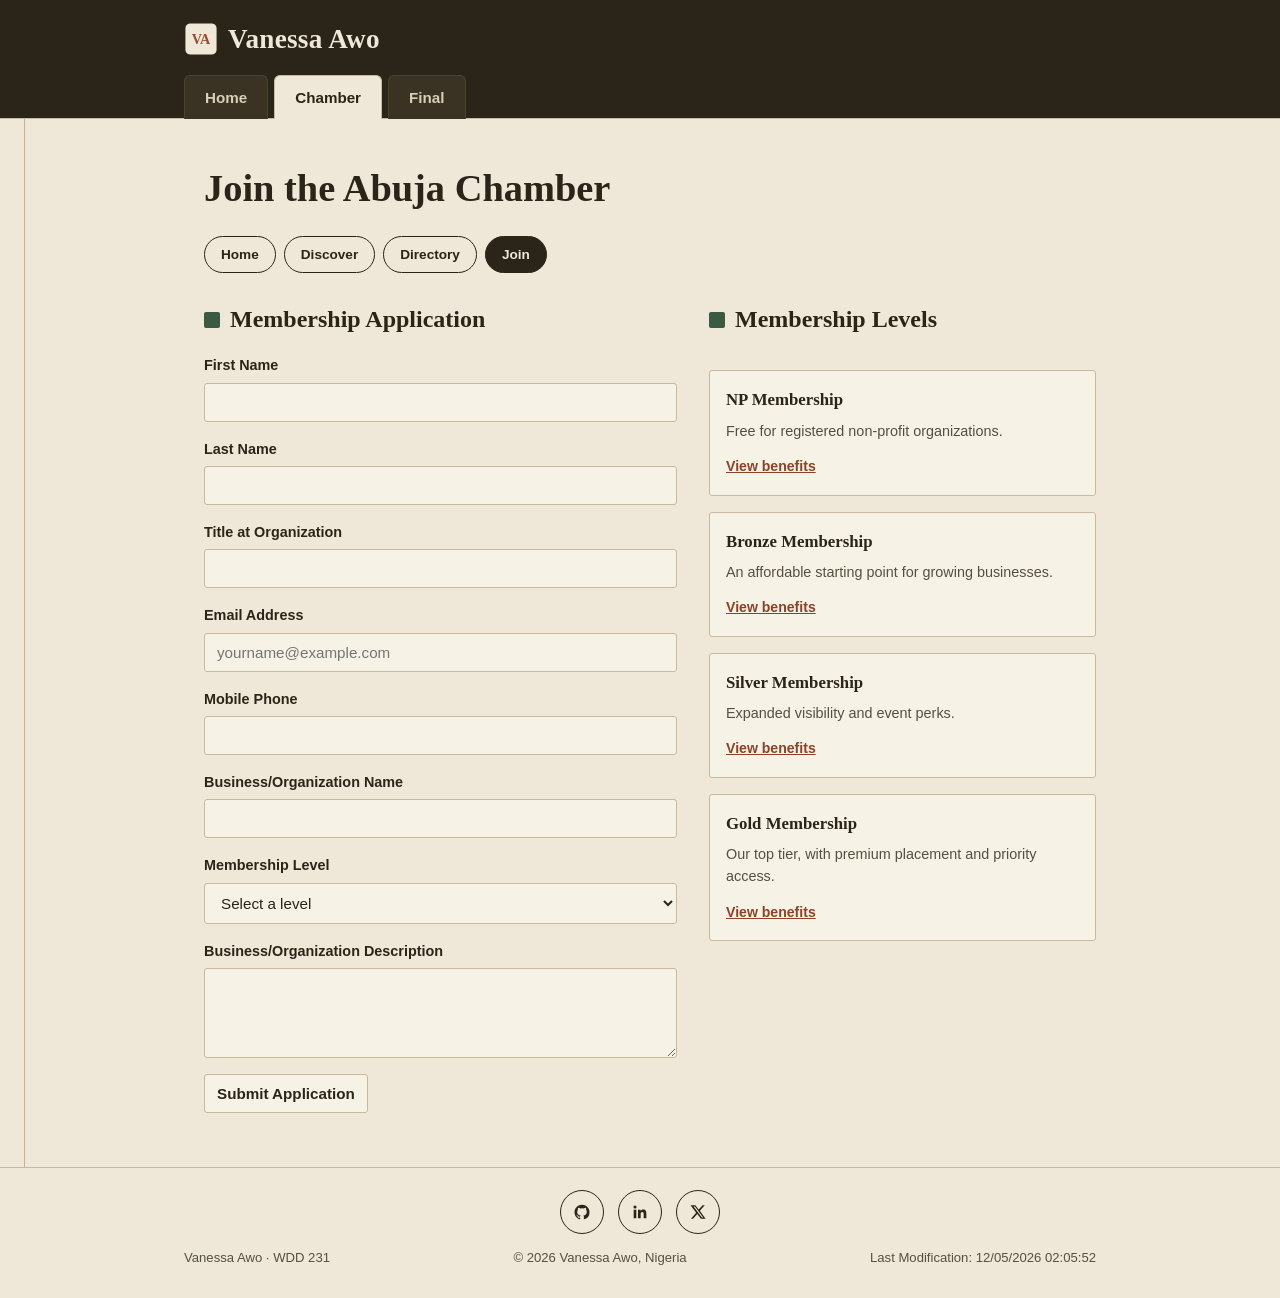
<file: chamber/join.html>
<!DOCTYPE html>
<html lang="en">
<head>
<meta charset="UTF-8">
<meta name="viewport" content="width=device-width, initial-scale=1.0">
<title>Join the Chamber — Vanessa Awo</title>
<meta name="description" content="Apply for Abuja Chamber of Commerce membership and choose from NP, Bronze, Silver, or Gold membership levels.">
<meta name="author" content="Vanessa Awo">

<!-- Facebook / Open Graph meta -->
<meta property="og:title" content="Join the Abuja Chamber of Commerce">
<meta property="og:description" content="Apply for membership in the Abuja Chamber of Commerce and choose the level that fits your business.">
<meta property="og:image" content="https://awovanessa.github.io/wdd231/chamber/images/logo-1.svg">
<meta property="og:url" content="https://awovanessa.github.io/wdd231/chamber/join.html">
<meta property="og:type" content="website">

<link rel="icon" href="../images/logo.svg" type="image/svg+xml">
<link rel="preconnect" href="https://fonts.googleapis.com">
<link rel="preconnect" href="https://fonts.gstatic.com" crossorigin>
<link rel="preload" as="style" href="https://fonts.googleapis.com/css2?family=Fraunces:ital,wght@0,400;0,600;0,700;1,400&family=Public+Sans:wght@400;500;600;700&display=swap">
<link id="font-stylesheet" href="https://fonts.googleapis.com/css2?family=Fraunces:ital,wght@0,400;0,600;0,700;1,400&family=Public+Sans:wght@400;500;600;700&display=swap" rel="stylesheet" media="print">
<noscript><link href="https://fonts.googleapis.com/css2?family=Fraunces:ital,wght@0,400;0,600;0,700;1,400&family=Public+Sans:wght@400;500;600;700&display=swap" rel="stylesheet"></noscript>
<link rel="stylesheet" href="../styles/small.css">
<link rel="stylesheet" href="../styles/larger.css">
<link rel="stylesheet" href="styles/chamber.css">
<link rel="stylesheet" href="styles/join.css">
<script type="module" src="scripts/join.js"></script>
</head>
<body>

<header class="site">
  <div class="wrap brandbar">
    <a class="brand" href="../index.html">
      <img class="logo-mark" src="../images/logo.svg" alt="" width="34" height="34">
      <span class="site-name">Vanessa Awo</span>
    </a>
    <button type="button" id="nav-toggle" class="nav-toggle" aria-expanded="false" aria-controls="primary-nav" aria-label="Open menu">
      <span></span><span></span><span></span>
    </button>
  </div>
  <nav id="primary-nav" class="tabs">
    <a href="../index.html">Home</a>
    <a href="index.html" class="active" aria-current="page">Chamber</a>
    <a href="../final/index.html">Final</a>
  </nav>
</header>

<main>
  <div class="page">
    <div class="wrap">

      <h1 class="page-title">Join the Abuja Chamber</h1>

      <nav class="chamber-subnav" aria-label="Chamber section">
        <a href="index.html">Home</a>
        <a href="discover.html">Discover</a>
        <a href="directory.html">Directory</a>
        <a href="join.html" class="active" aria-current="page">Join</a>
      </nav>

      <div class="join-layout">

        <section class="join-form-wrap" aria-labelledby="form-heading">
          <div class="section-head">
            <span class="checkbox done" aria-hidden="true"></span>
            <h2 id="form-heading">Membership Application</h2>
          </div>

          <form class="join-form" action="thankyou.html" method="get">

            <label for="fname">First Name
              <input type="text" id="fname" name="fname" title="First name" autocomplete="given-name" required>
            </label>

            <label for="lname">Last Name
              <input type="text" id="lname" name="lname" title="Last name" autocomplete="family-name" required>
            </label>

            <label for="orgtitle">Title at Organization
              <input type="text" id="orgtitle" name="orgtitle" title="Your title within your organization (letters, hyphens, and spaces only, minimum 7 characters)" autocomplete="organization-title" pattern="[A-Za-z\-\s]{7,}">
            </label>

            <label for="email">Email Address
              <input type="email" id="email" name="email" title="Email address" autocomplete="email" placeholder="yourname@example.com" required>
            </label>

            <label for="phone">Mobile Phone
              <input type="tel" id="phone" name="phone" title="Mobile phone number" autocomplete="tel" required>
            </label>

            <label for="orgname">Business/Organization Name
              <input type="text" id="orgname" name="orgname" title="Business or organization name" autocomplete="organization" required>
            </label>

            <label for="level">Membership Level
              <select id="level" name="level" title="Membership level" required>
                <option value="" disabled selected>Select a level</option>
                <option value="np">NP Membership</option>
                <option value="bronze">Bronze Membership</option>
                <option value="silver">Silver Membership</option>
                <option value="gold">Gold Membership</option>
              </select>
            </label>

            <label for="description">Business/Organization Description
              <textarea id="description" name="description" title="Business or organization description" rows="4"></textarea>
            </label>

            <input type="hidden" id="timestamp" name="timestamp">

            <input type="submit" value="Submit Application" class="join-submit">
          </form>
        </section>

        <aside class="membership-cards" aria-labelledby="levels-heading">
          <div class="section-head">
            <span class="checkbox done" aria-hidden="true"></span>
            <h2 id="levels-heading">Membership Levels</h2>
          </div>

          <article class="membership-card">
            <h3>NP Membership</h3>
            <p>Free for registered non-profit organizations.</p>
            <button type="button" class="membership-link" data-modal-target="modal-np">View benefits</button>
          </article>

          <article class="membership-card">
            <h3>Bronze Membership</h3>
            <p>An affordable starting point for growing businesses.</p>
            <button type="button" class="membership-link" data-modal-target="modal-bronze">View benefits</button>
          </article>

          <article class="membership-card">
            <h3>Silver Membership</h3>
            <p>Expanded visibility and event perks.</p>
            <button type="button" class="membership-link" data-modal-target="modal-silver">View benefits</button>
          </article>

          <article class="membership-card">
            <h3>Gold Membership</h3>
            <p>Our top tier, with premium placement and priority access.</p>
            <button type="button" class="membership-link" data-modal-target="modal-gold">View benefits</button>
          </article>
        </aside>

      </div>

      <dialog id="modal-np" class="benefits-modal">
        <button type="button" class="modal-close" aria-label="Close">&times;</button>
        <h3>NP Membership Benefits</h3>
        <ul>
          <li>Free membership for registered non-profits</li>
          <li>Listing in the online member directory</li>
          <li>Access to the monthly networking mixer</li>
          <li>Chamber newsletter subscription</li>
        </ul>
      </dialog>

      <dialog id="modal-bronze" class="benefits-modal">
        <button type="button" class="modal-close" aria-label="Close">&times;</button>
        <h3>Bronze Membership Benefits</h3>
        <ul>
          <li>Standard directory listing</li>
          <li>Access to all chamber networking events</li>
          <li>One free workshop seat per year</li>
          <li>Chamber newsletter subscription</li>
        </ul>
      </dialog>

      <dialog id="modal-silver" class="benefits-modal">
        <button type="button" class="modal-close" aria-label="Close">&times;</button>
        <h3>Silver Membership Benefits</h3>
        <ul>
          <li>Featured directory listing</li>
          <li>Two event registration discounts per year</li>
          <li>Social media shoutout on the chamber page</li>
          <li>All Bronze membership benefits</li>
        </ul>
      </dialog>

      <dialog id="modal-gold" class="benefits-modal">
        <button type="button" class="modal-close" aria-label="Close">&times;</button>
        <h3>Gold Membership Benefits</h3>
        <ul>
          <li>Homepage spotlight rotation placement</li>
          <li>Unlimited workshop seats</li>
          <li>Priority booking for chamber events</li>
          <li>All Silver membership benefits</li>
        </ul>
      </dialog>

    </div>
  </div>
</main>

<footer>
  <div class="wrap footer-social">
    <div class="social-links">
      <a href="https://github.com/awovanessa/wdd231" aria-label="GitHub">
        <svg viewBox="0 0 24 24"><path d="M12 2.2c-5.52 0-10 4.48-10 10 0 4.42 2.87 8.17 6.84 9.5.5.1.68-.22.68-.48v-1.7c-2.78.6-3.37-1.34-3.37-1.34-.45-1.15-1.11-1.46-1.11-1.46-.9-.62.07-.6.07-.6 1 .07 1.53 1.03 1.53 1.03.9 1.53 2.34 1.09 2.91.83.09-.65.35-1.09.63-1.34-2.22-.25-4.56-1.11-4.56-4.94 0-1.09.39-1.98 1.03-2.68-.1-.25-.45-1.27.1-2.65 0 0 .84-.27 2.75 1.02a9.6 9.6 0 0 1 5 0c1.9-1.29 2.75-1.02 2.75-1.02.55 1.38.2 2.4.1 2.65.64.7 1.03 1.59 1.03 2.68 0 3.84-2.34 4.68-4.57 4.93.36.31.68.92.68 1.85v2.74c0 .26.18.58.69.48A10.01 10.01 0 0 0 22 12.2c0-5.52-4.48-10-10-10z"/></svg>
      </a>
      <a href="https://ng.linkedin.com/in/vanessa-awo-457442348" aria-label="LinkedIn">
        <svg viewBox="0 0 24 24"><path d="M20.45 20.45h-3.56v-5.57c0-1.33-.02-3.04-1.85-3.04-1.86 0-2.14 1.45-2.14 2.94v5.67H9.34V9h3.42v1.56h.05c.48-.9 1.64-1.85 3.38-1.85 3.6 0 4.27 2.37 4.27 5.46v6.28zM5.34 7.43a2.06 2.06 0 1 1 0-4.12 2.06 2.06 0 0 1 0 4.12zM7.12 20.45H3.56V9h3.56v11.45z"/></svg>
      </a>
      <a href="https://x.com/aviwebstudios" aria-label="X (formerly Twitter)">
        <svg viewBox="0 0 24 24"><path d="M18.24 3H21l-6.5 7.43L22.1 21h-6.2l-4.86-6.35L5.4 21H2.6l6.95-7.94L2.1 3h6.35l4.39 5.8L18.24 3zm-1.08 16.2h1.72L7.9 4.7H6.05l11.11 14.5z"/></svg>
      </a>
    </div>
  </div>
  <div class="wrap footer-meta">
    <p>Vanessa Awo &middot; WDD 231</p>
    <p>&copy; <span id="year">2026</span> Vanessa Awo, Nigeria</p>
    <p id="lastModified">Last Modification:</p>
  </div>
</footer>
</body>
</html>
</file>
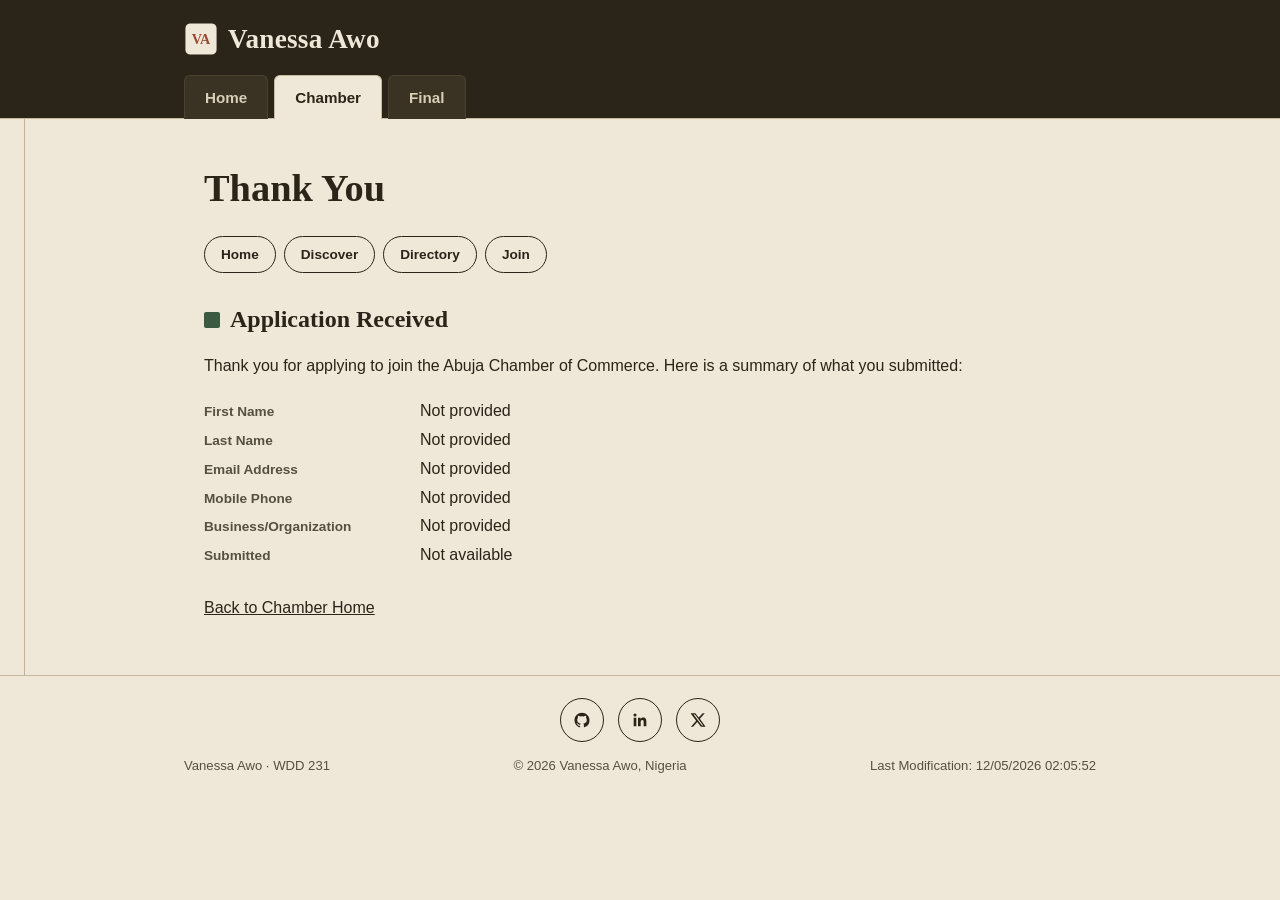
<file: chamber/thankyou.html>
<!DOCTYPE html>
<html lang="en">
<head>
<meta charset="UTF-8">
<meta name="viewport" content="width=device-width, initial-scale=1.0">
<title>Application Received — Vanessa Awo</title>
<meta name="description" content="Confirmation page for the Abuja Chamber of Commerce membership application. Built by Vanessa Awo for WDD 231.">
<meta name="author" content="Vanessa Awo">

<link rel="icon" href="../images/logo.svg" type="image/svg+xml">
<link rel="preconnect" href="https://fonts.googleapis.com">
<link rel="preconnect" href="https://fonts.gstatic.com" crossorigin>
<link rel="preload" as="style" href="https://fonts.googleapis.com/css2?family=Fraunces:ital,wght@0,400;0,600;0,700;1,400&family=Public+Sans:wght@400;500;600;700&display=swap">
<link id="font-stylesheet" href="https://fonts.googleapis.com/css2?family=Fraunces:ital,wght@0,400;0,600;0,700;1,400&family=Public+Sans:wght@400;500;600;700&display=swap" rel="stylesheet" media="print">
<noscript><link href="https://fonts.googleapis.com/css2?family=Fraunces:ital,wght@0,400;0,600;0,700;1,400&family=Public+Sans:wght@400;500;600;700&display=swap" rel="stylesheet"></noscript>
<link rel="stylesheet" href="../styles/small.css">
<link rel="stylesheet" href="../styles/larger.css">
<link rel="stylesheet" href="styles/chamber.css">
<link rel="stylesheet" href="styles/join.css">
<script type="module" src="scripts/thankyou.js"></script>
</head>
<body>

<header class="site">
  <div class="wrap brandbar">
    <a class="brand" href="../index.html">
      <img class="logo-mark" src="../images/logo.svg" alt="" width="34" height="34">
      <span class="site-name">Vanessa Awo</span>
    </a>
    <button type="button" id="nav-toggle" class="nav-toggle" aria-expanded="false" aria-controls="primary-nav" aria-label="Open menu">
      <span></span><span></span><span></span>
    </button>
  </div>
  <nav id="primary-nav" class="tabs">
    <a href="../index.html">Home</a>
    <a href="index.html" class="active" aria-current="page">Chamber</a>
    <a href="../final/index.html">Final</a>
  </nav>
</header>

<main>
  <div class="page">
    <div class="wrap">

      <h1 class="page-title">Thank You</h1>

      <nav class="chamber-subnav" aria-label="Chamber section">
        <a href="index.html">Home</a>
        <a href="discover.html">Discover</a>
        <a href="directory.html">Directory</a>
        <a href="join.html">Join</a>
      </nav>

      <section aria-labelledby="confirm-heading">
        <div class="section-head">
          <span class="checkbox done" aria-hidden="true"></span>
          <h2 id="confirm-heading">Application Received</h2>
        </div>

        <p>Thank you for applying to join the Abuja Chamber of Commerce. Here is a summary of what you submitted:</p>

        <dl class="confirm-list">
          <dt>First Name</dt><dd id="confirm-fname"></dd>
          <dt>Last Name</dt><dd id="confirm-lname"></dd>
          <dt>Email Address</dt><dd id="confirm-email"></dd>
          <dt>Mobile Phone</dt><dd id="confirm-phone"></dd>
          <dt>Business/Organization</dt><dd id="confirm-orgname"></dd>
          <dt>Submitted</dt><dd id="confirm-timestamp"></dd>
        </dl>

        <a class="hero-cta" href="index.html">Back to Chamber Home</a>
      </section>

    </div>
  </div>
</main>

<footer>
  <div class="wrap footer-social">
    <div class="social-links">
      <a href="https://github.com/awovanessa/wdd231" aria-label="GitHub">
        <svg viewBox="0 0 24 24"><path d="M12 2.2c-5.52 0-10 4.48-10 10 0 4.42 2.87 8.17 6.84 9.5.5.1.68-.22.68-.48v-1.7c-2.78.6-3.37-1.34-3.37-1.34-.45-1.15-1.11-1.46-1.11-1.46-.9-.62.07-.6.07-.6 1 .07 1.53 1.03 1.53 1.03.9 1.53 2.34 1.09 2.91.83.09-.65.35-1.09.63-1.34-2.22-.25-4.56-1.11-4.56-4.94 0-1.09.39-1.98 1.03-2.68-.1-.25-.45-1.27.1-2.65 0 0 .84-.27 2.75 1.02a9.6 9.6 0 0 1 5 0c1.9-1.29 2.75-1.02 2.75-1.02.55 1.38.2 2.4.1 2.65.64.7 1.03 1.59 1.03 2.68 0 3.84-2.34 4.68-4.57 4.93.36.31.68.92.68 1.85v2.74c0 .26.18.58.69.48A10.01 10.01 0 0 0 22 12.2c0-5.52-4.48-10-10-10z"/></svg>
      </a>
      <a href="https://ng.linkedin.com/in/vanessa-awo-457442348" aria-label="LinkedIn">
        <svg viewBox="0 0 24 24"><path d="M20.45 20.45h-3.56v-5.57c0-1.33-.02-3.04-1.85-3.04-1.86 0-2.14 1.45-2.14 2.94v5.67H9.34V9h3.42v1.56h.05c.48-.9 1.64-1.85 3.38-1.85 3.6 0 4.27 2.37 4.27 5.46v6.28zM5.34 7.43a2.06 2.06 0 1 1 0-4.12 2.06 2.06 0 0 1 0 4.12zM7.12 20.45H3.56V9h3.56v11.45z"/></svg>
      </a>
      <a href="https://x.com/aviwebstudios" aria-label="X (formerly Twitter)">
        <svg viewBox="0 0 24 24"><path d="M18.24 3H21l-6.5 7.43L22.1 21h-6.2l-4.86-6.35L5.4 21H2.6l6.95-7.94L2.1 3h6.35l4.39 5.8L18.24 3zm-1.08 16.2h1.72L7.9 4.7H6.05l11.11 14.5z"/></svg>
      </a>
    </div>
  </div>
  <div class="wrap footer-meta">
    <p>Vanessa Awo &middot; WDD 231</p>
    <p>&copy; <span id="year">2026</span> Vanessa Awo, Nigeria</p>
    <p id="lastModified">Last Modification:</p>
  </div>
</footer>
</body>
</html>
</file>
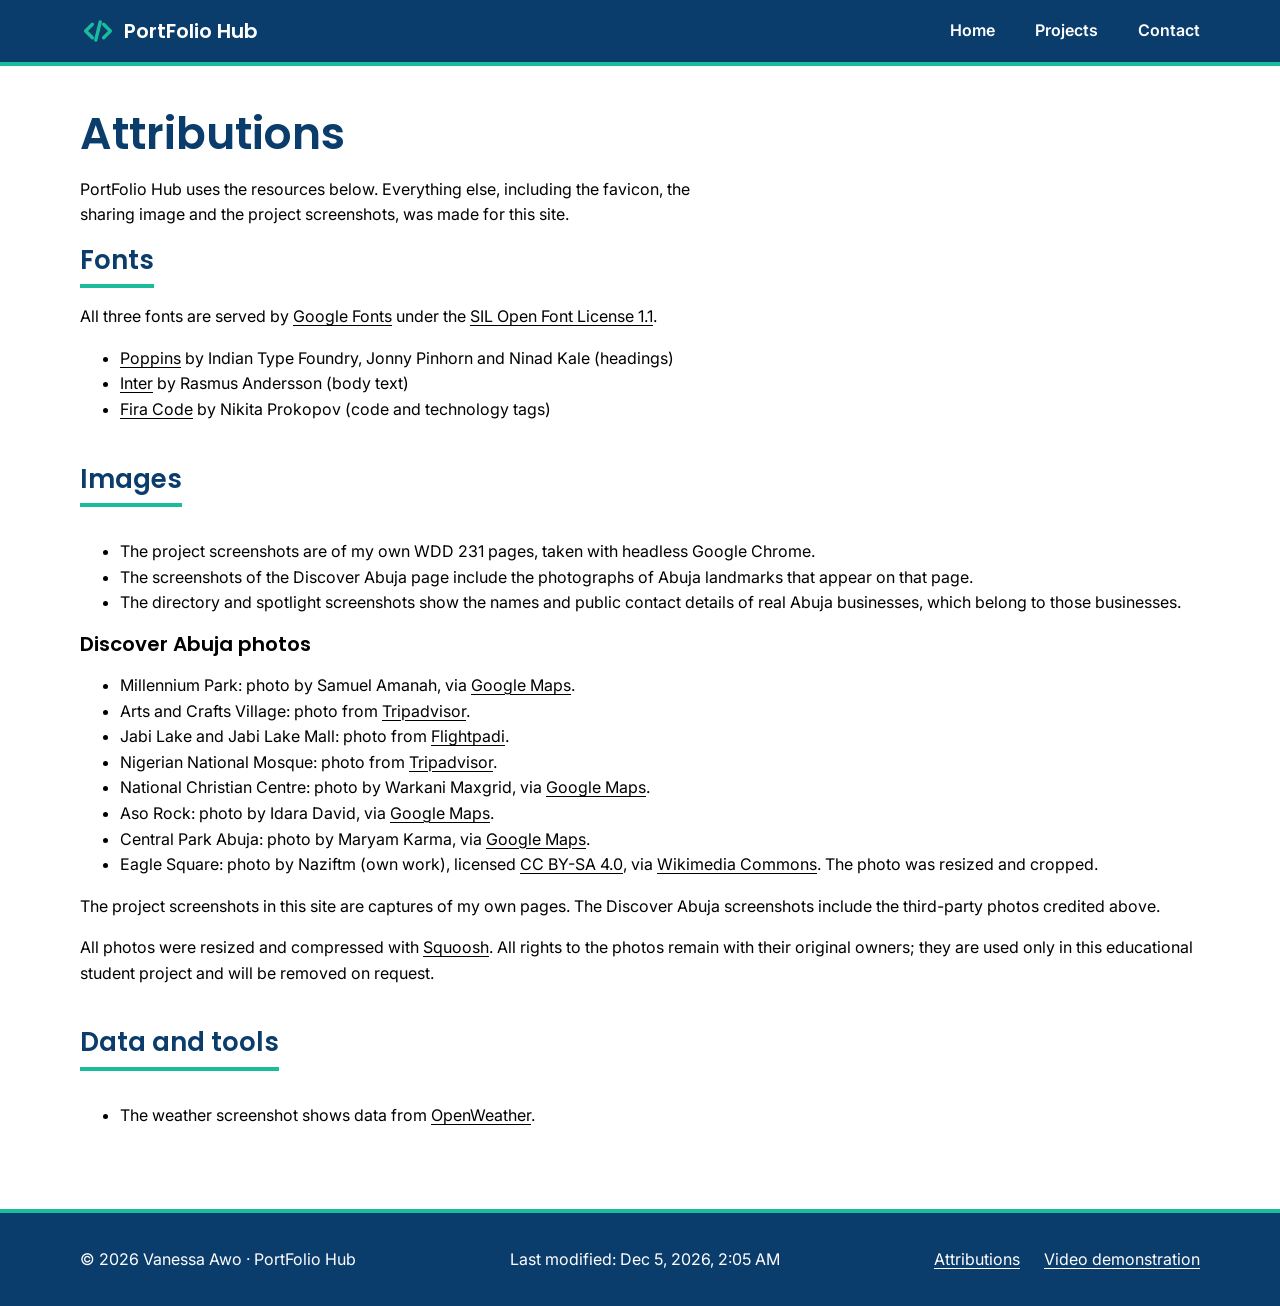
<file: final/attributions.html>
<!DOCTYPE html>
<html lang="en">
<head>
<meta charset="utf-8">
<meta name="viewport" content="width=device-width, initial-scale=1">
<title>Attributions | PortFolio Hub</title>
<meta name="description" content="Credits for the fonts, images, data and tools used on PortFolio Hub, Vanessa Awo's student web development portfolio, with their licenses.">
<meta name="author" content="Vanessa Awo">
<meta property="og:title" content="Attributions and Credits for PortFolio Hub">
<meta property="og:description" content="The fonts, images, data and tools used to build PortFolio Hub, with their creators and licenses.">
<meta property="og:image" content="https://awovanessa.github.io/wdd231/final/images/og-image.webp">
<meta property="og:url" content="https://awovanessa.github.io/wdd231/final/attributions.html">
<meta property="og:type" content="website">
<link rel="icon" href="images/favicon.svg" type="image/svg+xml">
<link rel="preconnect" href="https://fonts.googleapis.com">
<link rel="preconnect" href="https://fonts.gstatic.com" crossorigin>
<link href="https://fonts.googleapis.com/css2?family=Fira+Code&amp;family=Inter:wght@400;600&amp;family=Poppins:wght@600&amp;display=swap" rel="stylesheet">
<link rel="stylesheet" href="styles/main.css">
<link rel="stylesheet" href="styles/larger.css">
<script type="module" src="scripts/main.js"></script>
</head>
<body>

<header class="site-header">
  <a class="skip-link" href="#main">Skip to content</a>
  <div class="container header-inner">
    <a class="brand" href="index.html">
      <img src="images/favicon.svg" alt="" width="36" height="36" decoding="async">
      PortFolio Hub
    </a>
    <button type="button" id="nav-toggle" class="nav-toggle" aria-expanded="false" aria-controls="primary-nav" aria-label="Open menu">
      <svg viewBox="0 0 24 24" width="24" height="24" aria-hidden="true"><path d="M3 6h18M3 12h18M3 18h18" stroke="currentColor" stroke-width="2" stroke-linecap="round"/></svg>
    </button>
    <nav id="primary-nav" class="primary-nav" aria-label="Main">
      <ul>
        <li><a href="index.html">Home</a></li>
        <li><a href="projects.html">Projects</a></li>
        <li><a href="contact.html">Contact</a></li>
      </ul>
    </nav>
  </div>
</header>

<main id="main">
  <div class="container">
    <h1>Attributions</h1>
    <p class="page-intro">PortFolio Hub uses the resources below. Everything else, including the favicon, the sharing image and the project screenshots, was made for this site.</p>

    <section class="section" aria-labelledby="fonts-heading">
      <h2 id="fonts-heading" class="section-title">Fonts</h2>
      <p>All three fonts are served by <a href="https://fonts.google.com/">Google Fonts</a> under the <a href="https://openfontlicense.org/">SIL Open Font License 1.1</a>.</p>
      <ul>
        <li><a href="https://fonts.google.com/specimen/Poppins">Poppins</a> by Indian Type Foundry, Jonny Pinhorn and Ninad Kale (headings)</li>
        <li><a href="https://fonts.google.com/specimen/Inter">Inter</a> by Rasmus Andersson (body text)</li>
        <li><a href="https://fonts.google.com/specimen/Fira+Code">Fira Code</a> by Nikita Prokopov (code and technology tags)</li>
      </ul>
    </section>

    <section class="section" aria-labelledby="images-heading">
      <h2 id="images-heading" class="section-title">Images</h2>
      <ul>
        <li>The project screenshots are of my own WDD 231 pages, taken with headless Google Chrome.</li>
        <li>The screenshots of the Discover Abuja page include the photographs of Abuja landmarks that appear on that page.</li>
        <li>The directory and spotlight screenshots show the names and public contact details of real Abuja businesses, which belong to those businesses.</li>
      </ul>

      <h3>Discover Abuja photos</h3>
      <ul>
        <li>Millennium Park: photo by Samuel Amanah, via <a href="https://www.google.com/maps">Google Maps</a>.</li>
        <li>Arts and Crafts Village: photo from <a href="https://www.tripadvisor.com">Tripadvisor</a>.</li>
        <li>Jabi Lake and Jabi Lake Mall: photo from <a href="https://flightpadi.com">Flightpadi</a>.</li>
        <li>Nigerian National Mosque: photo from <a href="https://www.tripadvisor.com">Tripadvisor</a>.</li>
        <li>National Christian Centre: photo by Warkani Maxgrid, via <a href="https://www.google.com/maps">Google Maps</a>.</li>
        <li>Aso Rock: photo by Idara David, via <a href="https://www.google.com/maps">Google Maps</a>.</li>
        <li>Central Park Abuja: photo by Maryam Karma, via <a href="https://www.google.com/maps">Google Maps</a>.</li>
        <li>Eagle Square: photo by Naziftm (own work), licensed <a href="https://creativecommons.org/licenses/by-sa/4.0/">CC BY-SA 4.0</a>, via <a href="https://commons.wikimedia.org/wiki/File:EagleSquareAbuja.jpg">Wikimedia Commons</a>. The photo was resized and cropped.</li>
      </ul>
      <p>The project screenshots in this site are captures of my own pages. The Discover Abuja screenshots include the third-party photos credited above.</p>
      <p>All photos were resized and compressed with <a href="https://squoosh.app/">Squoosh</a>. All rights to the photos remain with their original owners; they are used only in this educational student project and will be removed on request.</p>
    </section>

    <section class="section" aria-labelledby="data-heading">
      <h2 id="data-heading" class="section-title">Data and tools</h2>
      <ul>
        <li>The weather screenshot shows data from <a href="https://openweathermap.org/">OpenWeather</a>.</li>
      </ul>
    </section>
  </div>
</main>

<footer class="site-footer">
  <div class="container footer-inner">
    <p>&copy; <span id="year">2026</span> Vanessa Awo &middot; PortFolio Hub</p>
    <p>Last modified: <span id="last-modified"></span></p>
    <ul class="footer-links">
      <li><a href="attributions.html">Attributions</a></li>
      <li><a class="video-link">Video demonstration</a></li>
    </ul>
  </div>
</footer>

</body>
</html>
</file>
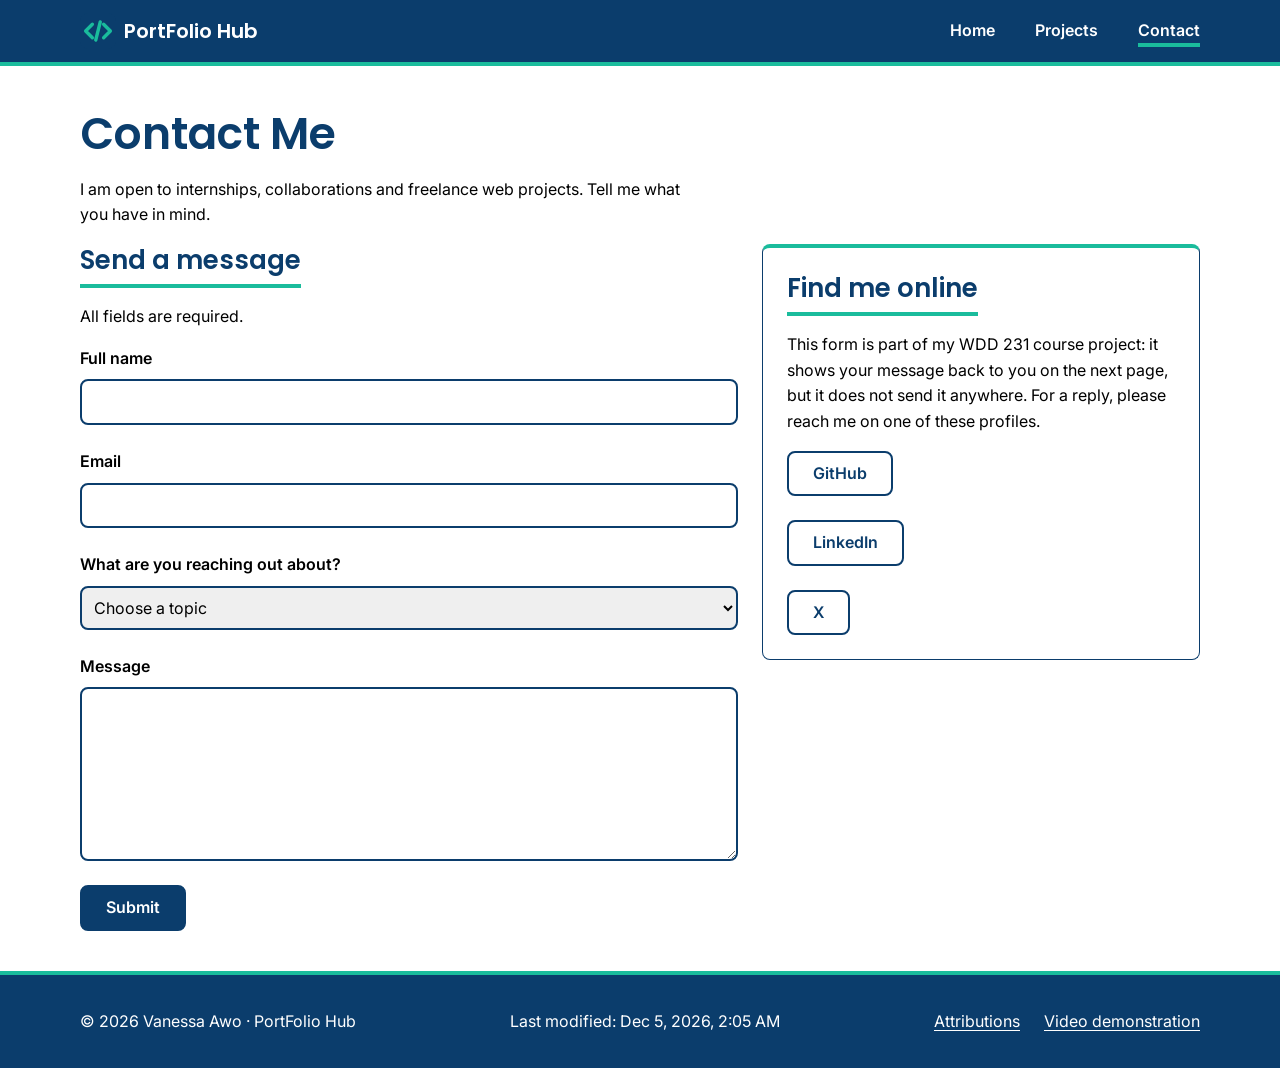
<file: final/contact.html>
<!DOCTYPE html>
<html lang="en">
<head>
<meta charset="utf-8">
<meta name="viewport" content="width=device-width, initial-scale=1">
<title>Contact Me | PortFolio Hub</title>
<meta name="description" content="Contact Vanessa Awo about an internship, a collaboration, a freelance project or a question, or find her on GitHub, LinkedIn and X.">
<meta name="author" content="Vanessa Awo">
<meta property="og:title" content="Contact Vanessa Awo About Internships and Projects">
<meta property="og:description" content="Send Vanessa Awo a note about an internship, a collaboration or a freelance project, or reach her on GitHub, LinkedIn or X.">
<meta property="og:image" content="https://awovanessa.github.io/wdd231/final/images/og-image.webp">
<meta property="og:url" content="https://awovanessa.github.io/wdd231/final/contact.html">
<meta property="og:type" content="website">
<link rel="icon" href="images/favicon.svg" type="image/svg+xml">
<link rel="preconnect" href="https://fonts.googleapis.com">
<link rel="preconnect" href="https://fonts.gstatic.com" crossorigin>
<link href="https://fonts.googleapis.com/css2?family=Fira+Code&amp;family=Inter:wght@400;600&amp;family=Poppins:wght@600&amp;display=swap" rel="stylesheet">
<link rel="stylesheet" href="styles/main.css">
<link rel="stylesheet" href="styles/larger.css">
<script type="module" src="scripts/main.js"></script>
</head>
<body>

<header class="site-header">
  <a class="skip-link" href="#main">Skip to content</a>
  <div class="container header-inner">
    <a class="brand" href="index.html">
      <img src="images/favicon.svg" alt="" width="36" height="36" decoding="async">
      PortFolio Hub
    </a>
    <button type="button" id="nav-toggle" class="nav-toggle" aria-expanded="false" aria-controls="primary-nav" aria-label="Open menu">
      <svg viewBox="0 0 24 24" width="24" height="24" aria-hidden="true"><path d="M3 6h18M3 12h18M3 18h18" stroke="currentColor" stroke-width="2" stroke-linecap="round"/></svg>
    </button>
    <nav id="primary-nav" class="primary-nav" aria-label="Main">
      <ul>
        <li><a href="index.html">Home</a></li>
        <li><a href="projects.html">Projects</a></li>
        <li><a href="contact.html">Contact</a></li>
      </ul>
    </nav>
  </div>
</header>

<main id="main">
  <div class="container">
    <h1>Contact Me</h1>
    <p class="page-intro">I am open to internships, collaborations and freelance web projects. Tell me what you have in mind.</p>

    <div class="contact-layout">
      <section aria-labelledby="form-heading">
        <h2 id="form-heading" class="section-title">Send a message</h2>
        <p>All fields are required.</p>
        <form class="contact-form" action="form-action.html" method="get">
          <div class="field">
            <label for="name">Full name</label>
            <input type="text" id="name" name="name" autocomplete="name" minlength="2" maxlength="80" required>
          </div>
          <div class="field">
            <label for="email">Email</label>
            <input type="email" id="email" name="email" autocomplete="email" maxlength="120" required>
          </div>
          <div class="field">
            <label for="reason">What are you reaching out about?</label>
            <select id="reason" name="reason" required>
              <option value="">Choose a topic</option>
              <option>Internship</option>
              <option>Collaboration</option>
              <option>Freelance project</option>
              <option>Question</option>
            </select>
          </div>
          <div class="field">
            <label for="message">Message</label>
            <textarea id="message" name="message" rows="6" minlength="20" maxlength="1000" required></textarea>
          </div>
          <button type="submit" class="button">Submit</button>
        </form>
      </section>

      <aside class="info-panel" aria-labelledby="online-heading">
        <h2 id="online-heading" class="section-title">Find me online</h2>
        <p>This form is part of my WDD 231 course project: it shows your message back to you on the next page, but it does not send it anywhere. For a reply, please reach me on one of these profiles.</p>
        <ul class="social-links">
          <li><a class="button button-alt" href="https://github.com/awovanessa" target="_blank" rel="noopener" aria-label="GitHub profile, opens in a new tab">GitHub</a></li>
          <li><a class="button button-alt" href="https://ng.linkedin.com/in/vanessa-awo-457442348" target="_blank" rel="noopener" aria-label="LinkedIn profile, opens in a new tab">LinkedIn</a></li>
          <li><a class="button button-alt" href="https://x.com/aviwebstudios" target="_blank" rel="noopener" aria-label="X profile, opens in a new tab">X</a></li>
        </ul>
      </aside>
    </div>
  </div>
</main>

<footer class="site-footer">
  <div class="container footer-inner">
    <p>&copy; <span id="year">2026</span> Vanessa Awo &middot; PortFolio Hub</p>
    <p>Last modified: <span id="last-modified"></span></p>
    <ul class="footer-links">
      <li><a href="attributions.html">Attributions</a></li>
      <li><a class="video-link">Video demonstration</a></li>
    </ul>
  </div>
</footer>

</body>
</html>
</file>
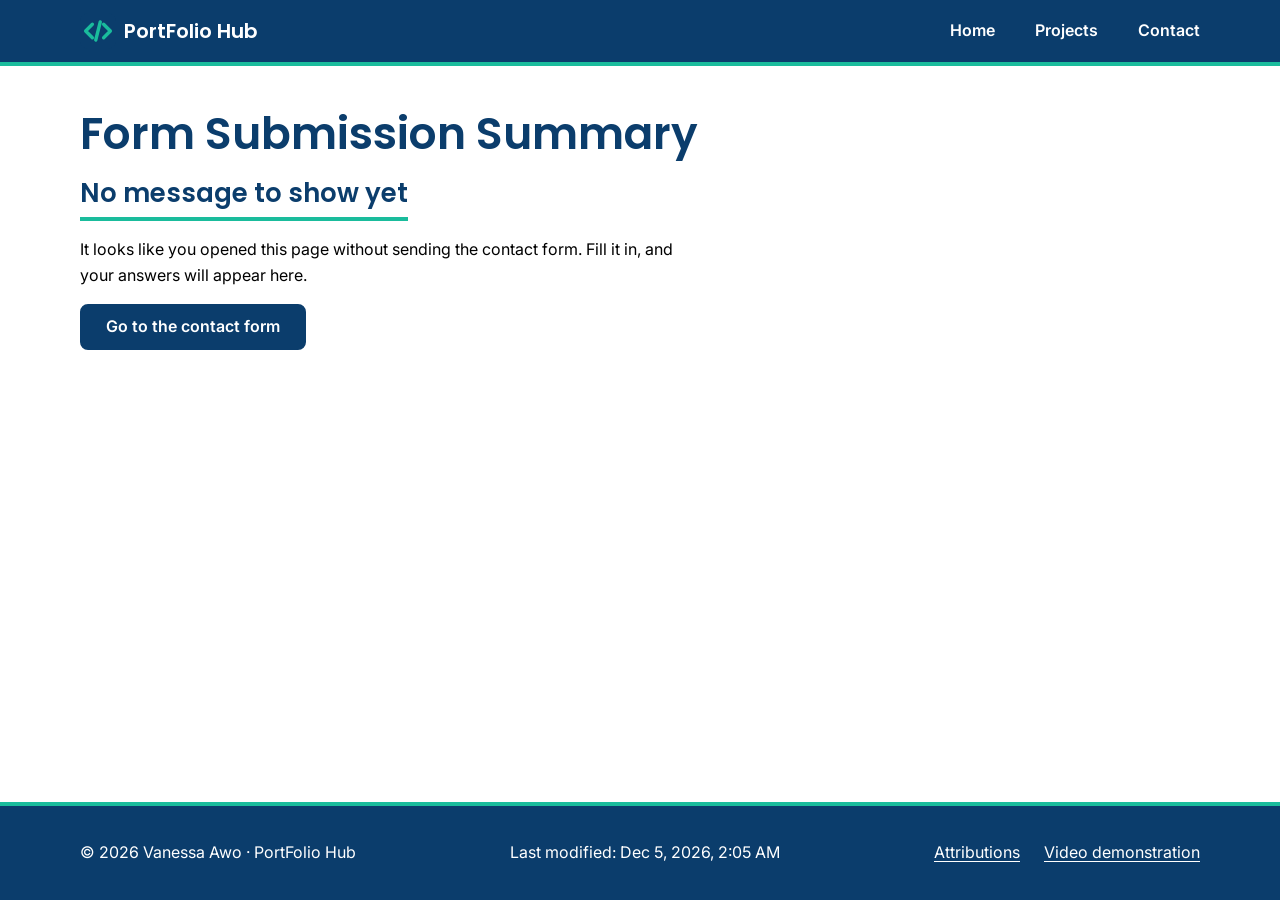
<file: final/form-action.html>
<!DOCTYPE html>
<html lang="en">
<head>
<meta charset="utf-8">
<meta name="viewport" content="width=device-width, initial-scale=1">
<title>Form Submission Summary | PortFolio Hub</title>
<meta name="description" content="A summary of the details you entered in the PortFolio Hub contact form: your name, email, reason for reaching out and message.">
<meta name="author" content="Vanessa Awo">
<meta property="og:title" content="Contact Form Submission Summary | PortFolio Hub">
<meta property="og:description" content="Review the name, email, topic and message you entered in the PortFolio Hub contact form.">
<meta property="og:image" content="https://awovanessa.github.io/wdd231/final/images/og-image.webp">
<meta property="og:url" content="https://awovanessa.github.io/wdd231/final/form-action.html">
<meta property="og:type" content="website">
<link rel="icon" href="images/favicon.svg" type="image/svg+xml">
<link rel="preconnect" href="https://fonts.googleapis.com">
<link rel="preconnect" href="https://fonts.gstatic.com" crossorigin>
<link href="https://fonts.googleapis.com/css2?family=Fira+Code&amp;family=Inter:wght@400;600&amp;family=Poppins:wght@600&amp;display=swap" rel="stylesheet">
<link rel="stylesheet" href="styles/main.css">
<link rel="stylesheet" href="styles/larger.css">
<script type="module" src="scripts/main.js"></script>
<script type="module" src="scripts/form-action.js"></script>
</head>
<body>

<header class="site-header">
  <a class="skip-link" href="#main">Skip to content</a>
  <div class="container header-inner">
    <a class="brand" href="index.html">
      <img src="images/favicon.svg" alt="" width="36" height="36" decoding="async">
      PortFolio Hub
    </a>
    <button type="button" id="nav-toggle" class="nav-toggle" aria-expanded="false" aria-controls="primary-nav" aria-label="Open menu">
      <svg viewBox="0 0 24 24" width="24" height="24" aria-hidden="true"><path d="M3 6h18M3 12h18M3 18h18" stroke="currentColor" stroke-width="2" stroke-linecap="round"/></svg>
    </button>
    <nav id="primary-nav" class="primary-nav" aria-label="Main">
      <ul>
        <li><a href="index.html">Home</a></li>
        <li><a href="projects.html">Projects</a></li>
        <li><a href="contact.html">Contact</a></li>
      </ul>
    </nav>
  </div>
</header>

<main id="main">
  <div class="container">
    <h1>Form Submission Summary</h1>

    <section id="submission" aria-labelledby="summary-heading" hidden>
      <h2 id="summary-heading" class="section-title">Here is what you entered</h2>
      <dl class="summary">
        <dt>Full name</dt>
        <dd id="result-name"></dd>
        <dt>Email</dt>
        <dd id="result-email"></dd>
        <dt>Reason for reaching out</dt>
        <dd id="result-reason"></dd>
        <dt>Message</dt>
        <dd id="result-message"></dd>
      </dl>
      <p class="page-intro">Thank you for writing. Because this form is a course demonstration, your message has not been sent. To reach me, use my GitHub, LinkedIn or X profile on the <a href="contact.html">contact page</a>.</p>
    </section>

    <section id="no-submission" aria-labelledby="empty-heading" hidden>
      <h2 id="empty-heading" class="section-title">No message to show yet</h2>
      <p class="page-intro">It looks like you opened this page without sending the contact form. Fill it in, and your answers will appear here.</p>
      <a class="button" href="contact.html">Go to the contact form</a>
    </section>
  </div>
</main>

<footer class="site-footer">
  <div class="container footer-inner">
    <p>&copy; <span id="year">2026</span> Vanessa Awo &middot; PortFolio Hub</p>
    <p>Last modified: <span id="last-modified"></span></p>
    <ul class="footer-links">
      <li><a href="attributions.html">Attributions</a></li>
      <li><a class="video-link">Video demonstration</a></li>
    </ul>
  </div>
</footer>

</body>
</html>
</file>
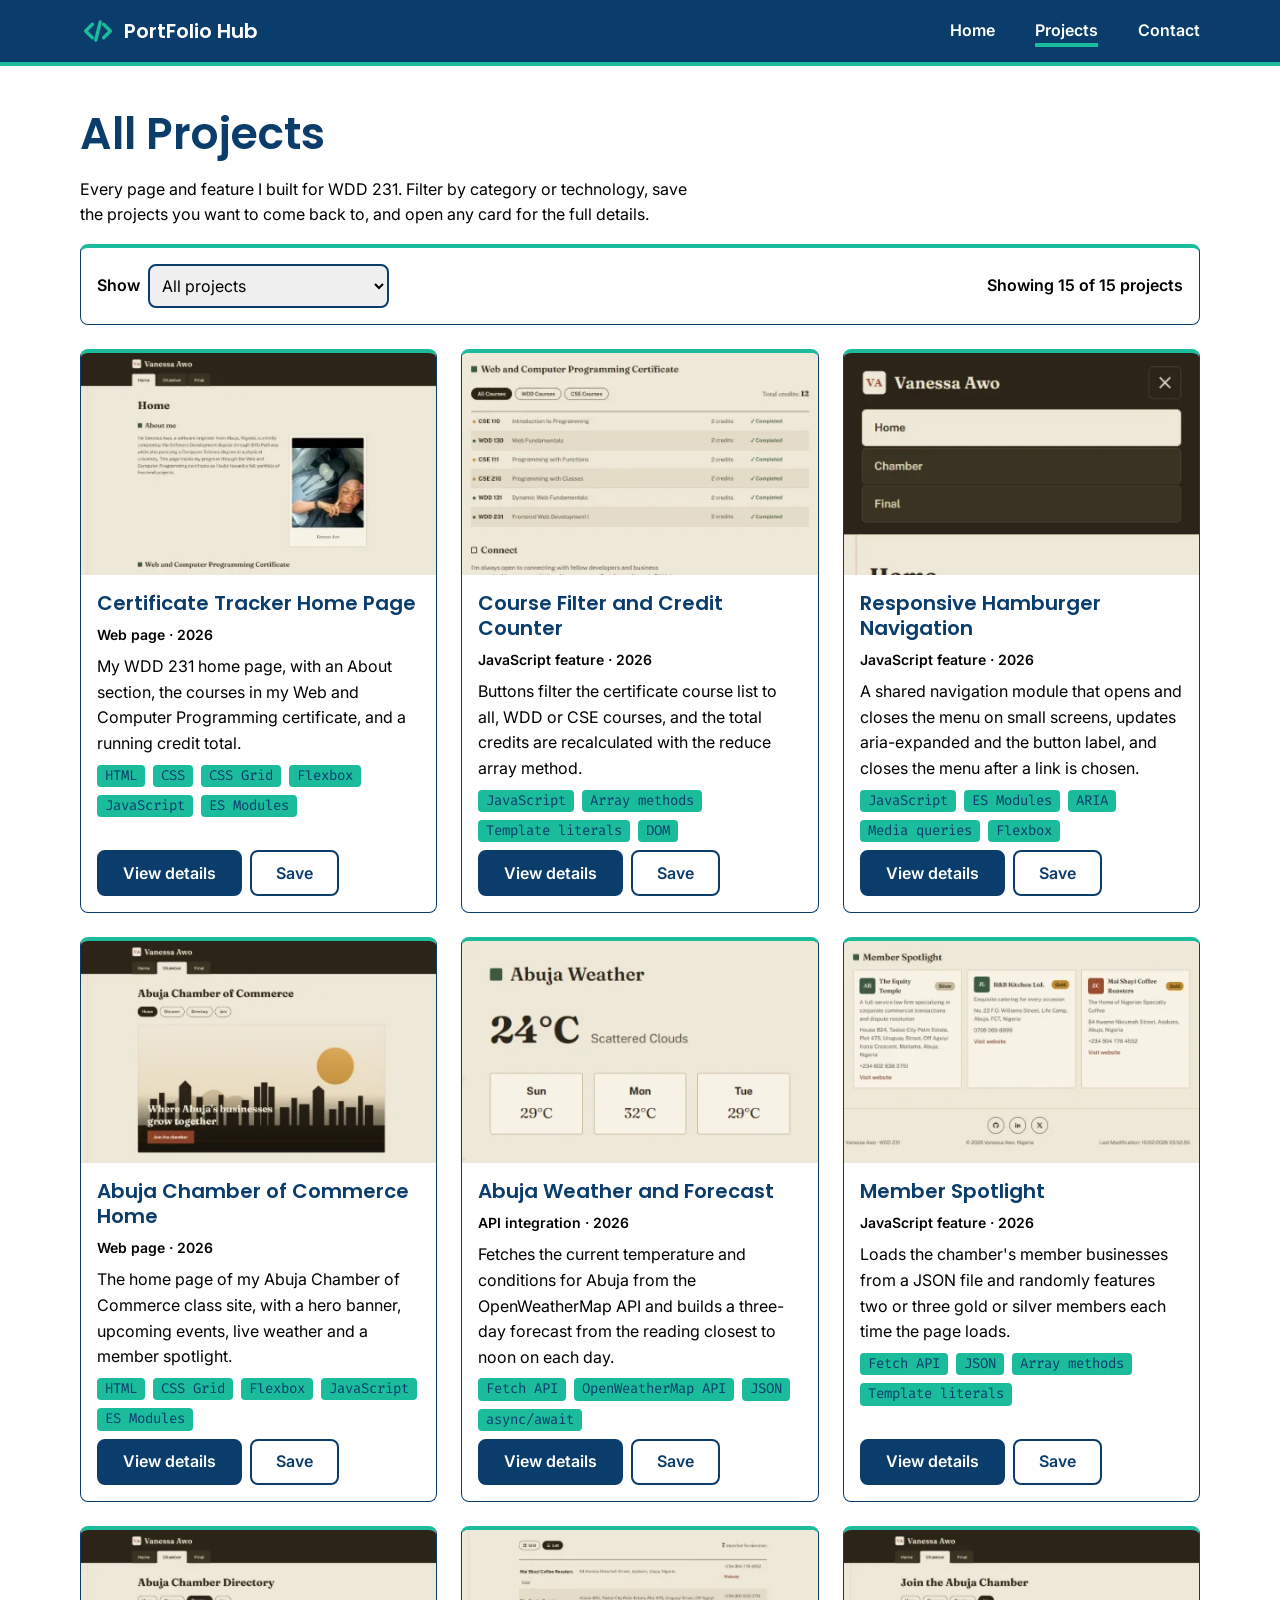
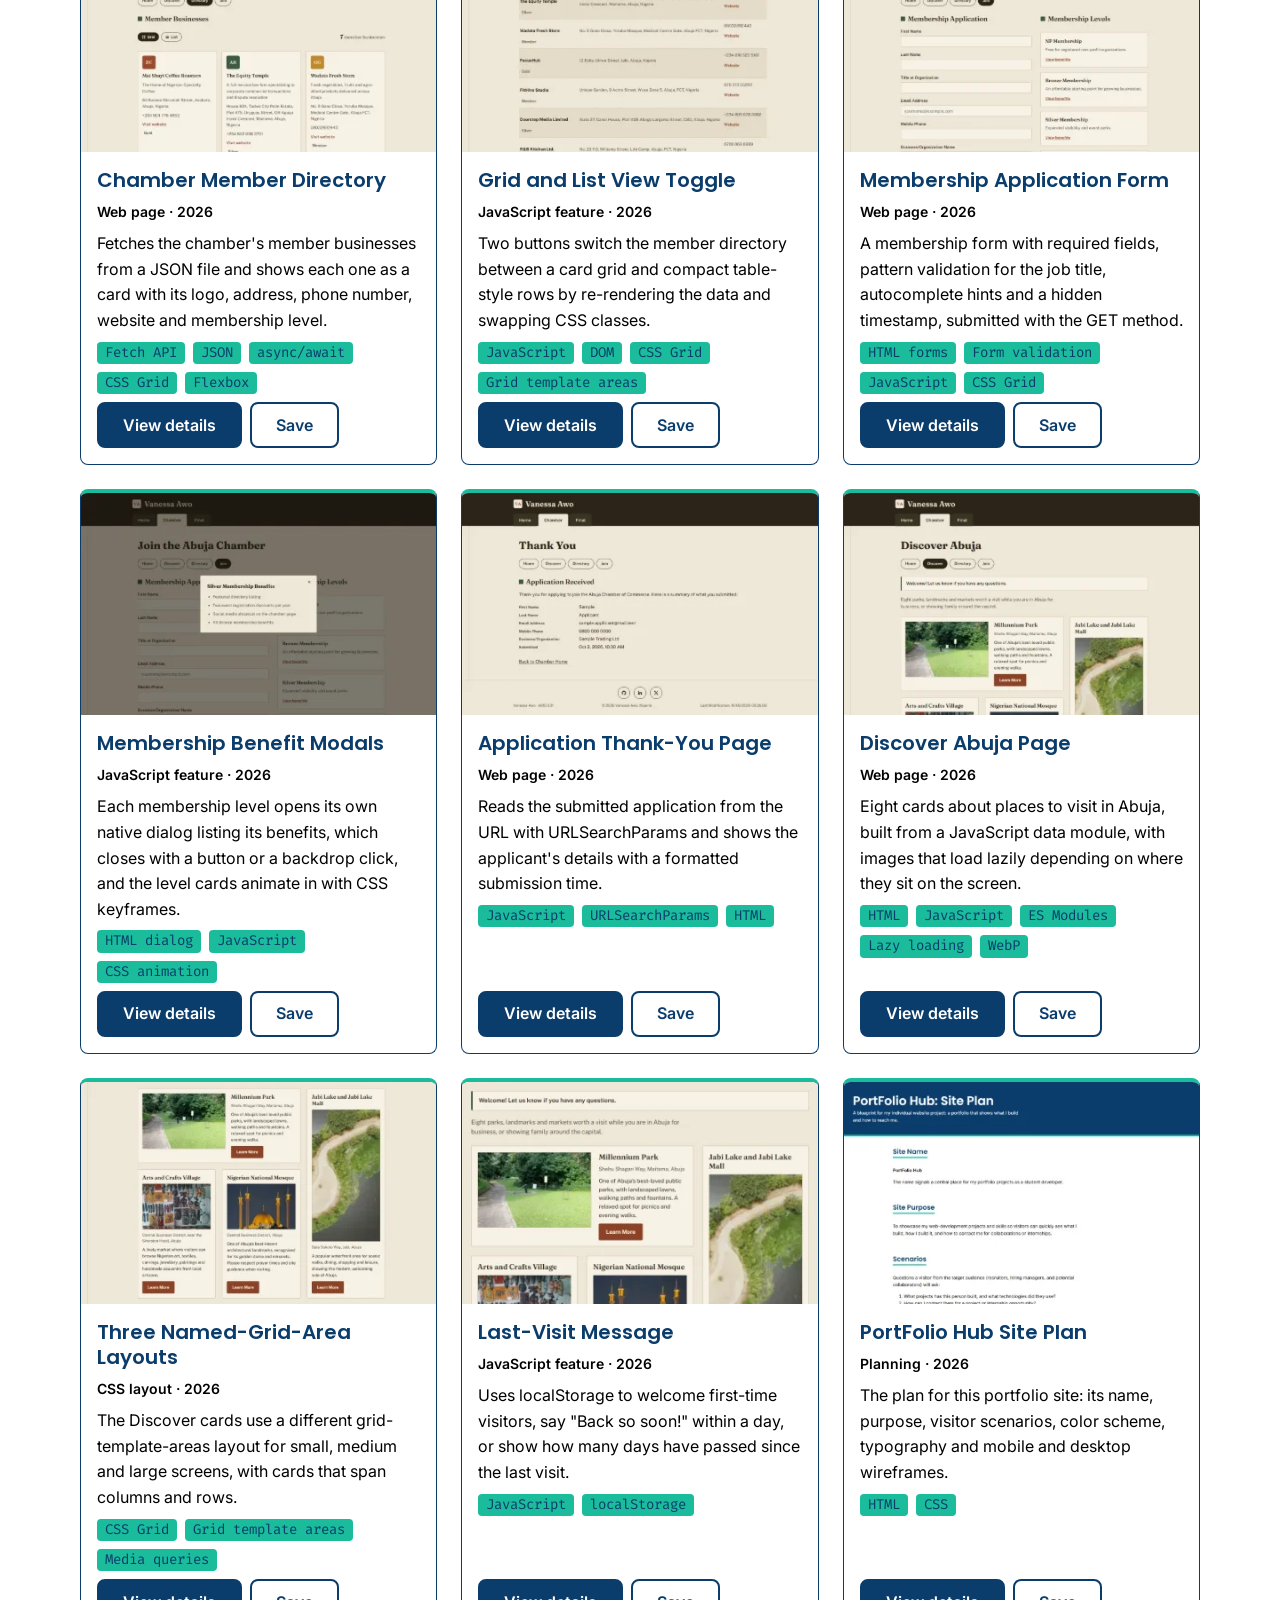
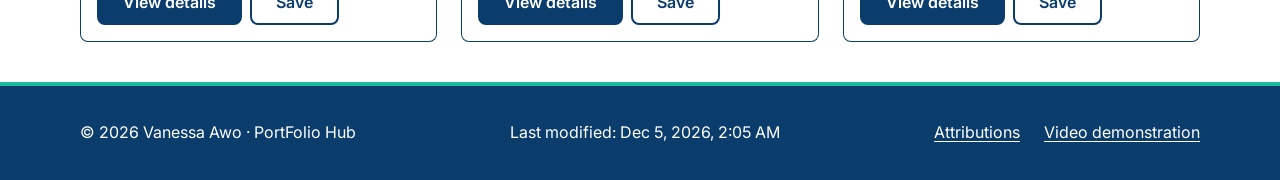
<file: final/projects.html>
<!DOCTYPE html>
<html lang="en">
<head>
<meta charset="utf-8">
<meta name="viewport" content="width=device-width, initial-scale=1">
<title>All Projects | PortFolio Hub</title>
<meta name="description" content="Browse all of Vanessa Awo's student web projects, filter them by category or technology, and save the ones you want to revisit.">
<meta name="author" content="Vanessa Awo">
<meta property="og:title" content="All Projects by Vanessa Awo | PortFolio Hub">
<meta property="og:description" content="Fifteen web pages and features built with HTML, CSS and JavaScript, with a filter by category or technology.">
<meta property="og:image" content="https://awovanessa.github.io/wdd231/final/images/og-image.webp">
<meta property="og:url" content="https://awovanessa.github.io/wdd231/final/projects.html">
<meta property="og:type" content="website">
<link rel="icon" href="images/favicon.svg" type="image/svg+xml">
<link rel="preconnect" href="https://fonts.googleapis.com">
<link rel="preconnect" href="https://fonts.gstatic.com" crossorigin>
<link href="https://fonts.googleapis.com/css2?family=Fira+Code&amp;family=Inter:wght@400;600&amp;family=Poppins:wght@600&amp;display=swap" rel="stylesheet">
<link rel="stylesheet" href="styles/main.css">
<link rel="stylesheet" href="styles/larger.css">
<script type="module" src="scripts/main.js"></script>
<script type="module" src="scripts/projects.js"></script>
</head>
<body>

<header class="site-header">
  <a class="skip-link" href="#main">Skip to content</a>
  <div class="container header-inner">
    <a class="brand" href="index.html">
      <img src="images/favicon.svg" alt="" width="36" height="36" decoding="async">
      PortFolio Hub
    </a>
    <button type="button" id="nav-toggle" class="nav-toggle" aria-expanded="false" aria-controls="primary-nav" aria-label="Open menu">
      <svg viewBox="0 0 24 24" width="24" height="24" aria-hidden="true"><path d="M3 6h18M3 12h18M3 18h18" stroke="currentColor" stroke-width="2" stroke-linecap="round"/></svg>
    </button>
    <nav id="primary-nav" class="primary-nav" aria-label="Main">
      <ul>
        <li><a href="index.html">Home</a></li>
        <li><a href="projects.html">Projects</a></li>
        <li><a href="contact.html">Contact</a></li>
      </ul>
    </nav>
  </div>
</header>

<main id="main">
  <div class="container">
    <h1>All Projects</h1>
    <p class="page-intro">Every page and feature I built for WDD 231. Filter by category or technology, save the projects you want to come back to, and open any card for the full details.</p>

    <div class="toolbar">
      <div class="filter">
        <label for="project-filter">Show</label>
        <select id="project-filter">
          <option value="all">All projects</option>
          <option value="saved">Saved projects</option>
        </select>
      </div>
      <p id="results-count" class="results-count" role="status">Loading projects&hellip;</p>
    </div>

    <div id="project-grid" class="card-grid project-grid"></div>
  </div>

  <dialog id="project-dialog" class="project-dialog" aria-labelledby="dialog-title">
    <div class="dialog-inner">
      <div class="dialog-header">
        <h2 id="dialog-title">Project details</h2>
        <button type="button" class="button button-alt dialog-close">Close</button>
      </div>
      <div class="dialog-body"></div>
    </div>
  </dialog>
</main>

<footer class="site-footer">
  <div class="container footer-inner">
    <p>&copy; <span id="year">2026</span> Vanessa Awo &middot; PortFolio Hub</p>
    <p>Last modified: <span id="last-modified"></span></p>
    <ul class="footer-links">
      <li><a href="attributions.html">Attributions</a></li>
      <li><a class="video-link">Video demonstration</a></li>
    </ul>
  </div>
</footer>

</body>
</html>
</file>
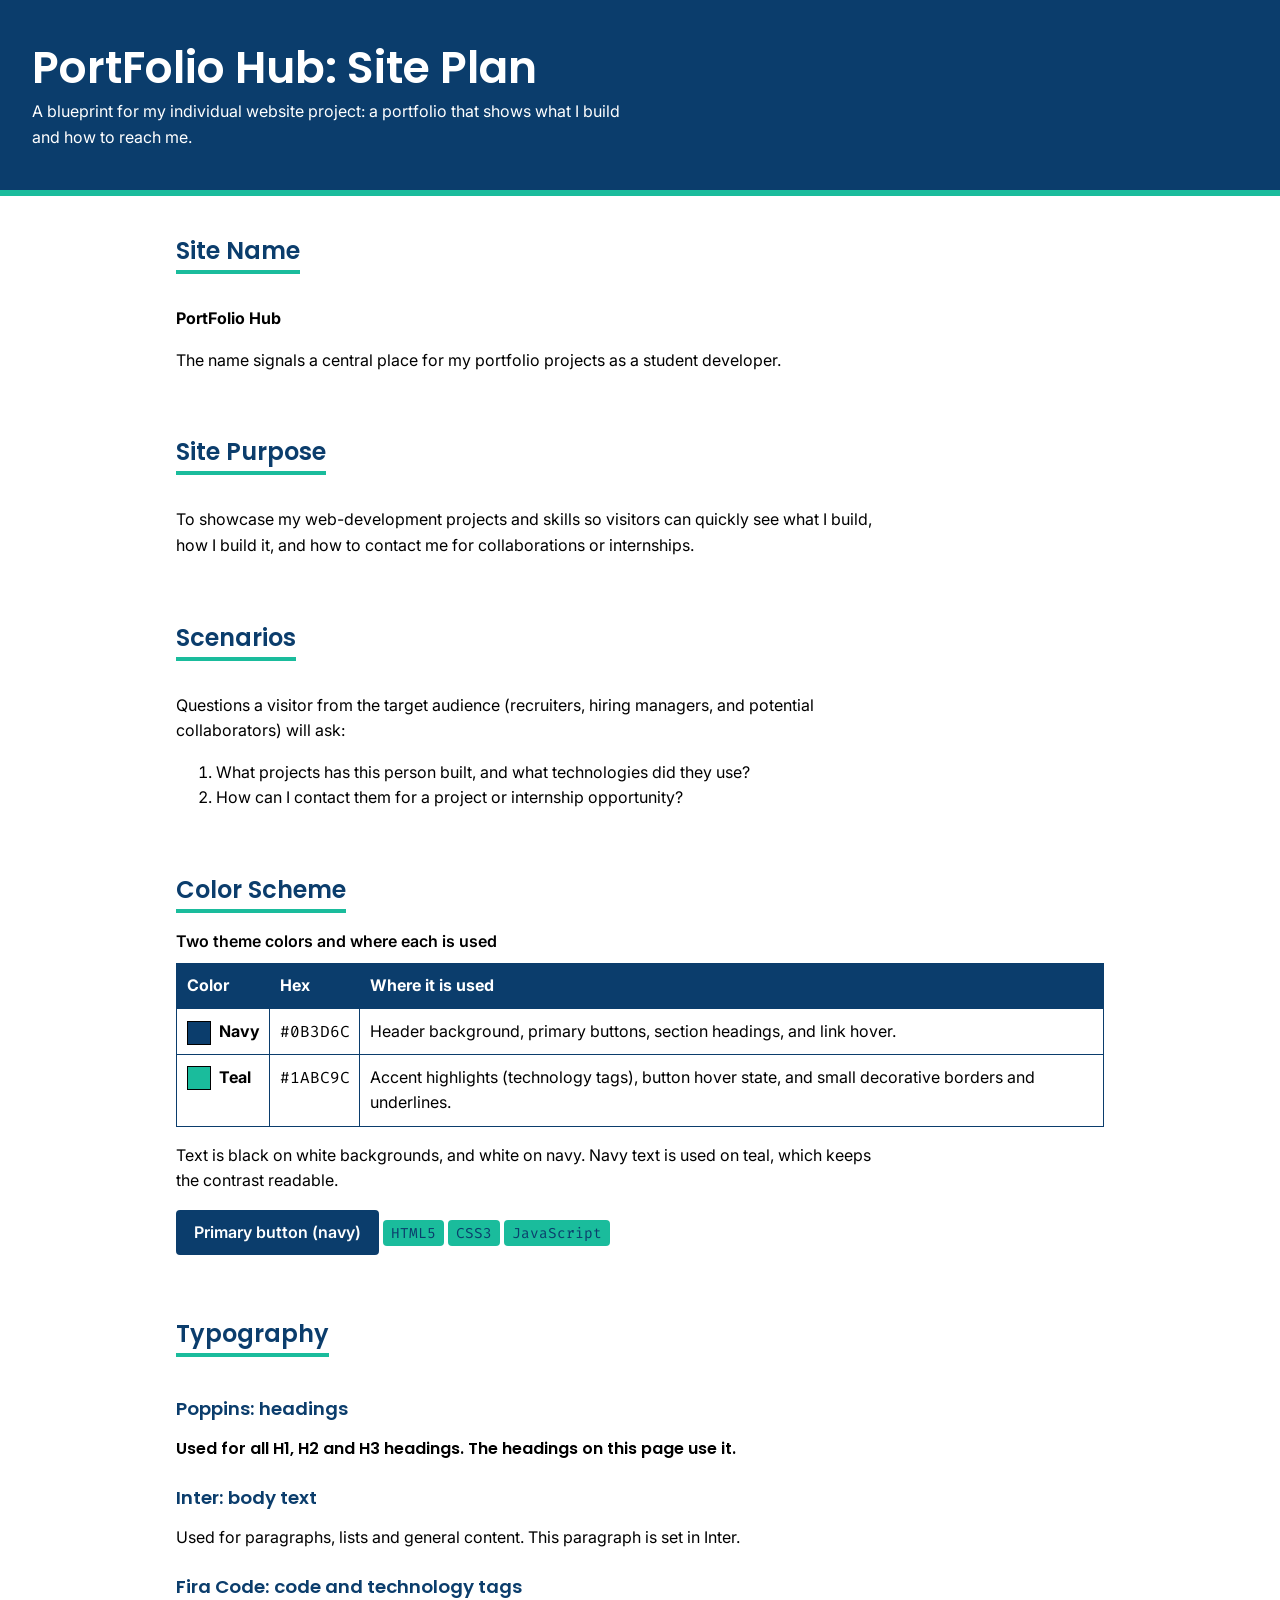
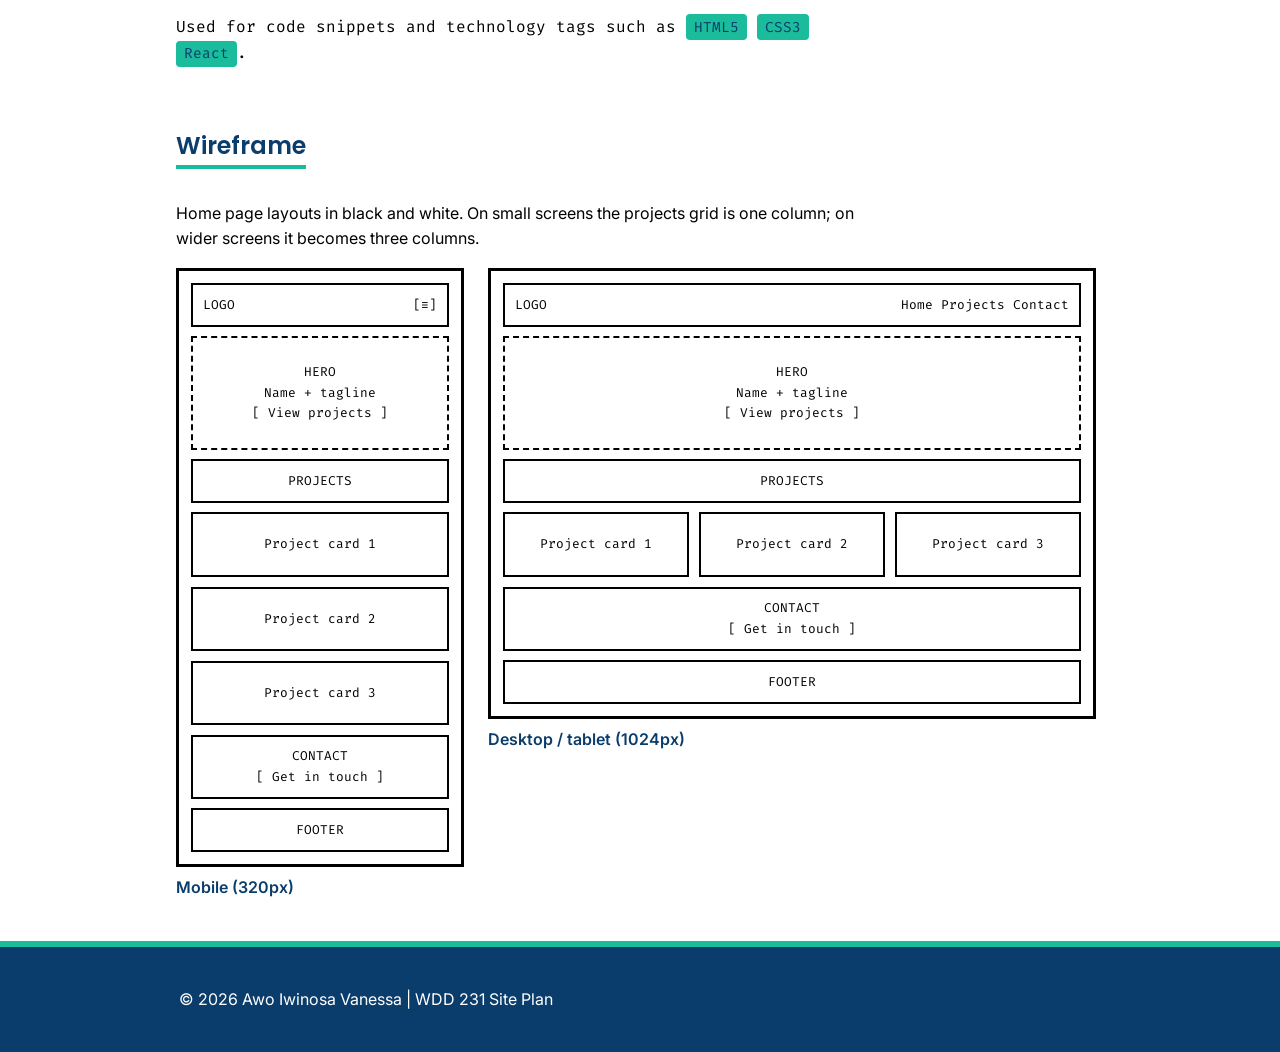
<file: siteplan/siteplan.html>
<!DOCTYPE html>
<html lang="en">
<head>
  <meta charset="utf-8">
  <meta name="viewport" content="width=device-width, initial-scale=1">
  <title>PortFolio Hub - Site Plan</title>
  <meta name="description" content="Site plan for PortFolio Hub, a student developer portfolio: name, purpose, scenarios, color scheme, typography and wireframes.">
  <meta name="author" content="Awo Iwinosa Vanessa">
  <link rel="preconnect" href="https://fonts.googleapis.com">
  <link rel="preconnect" href="https://fonts.gstatic.com" crossorigin>
  <link href="https://fonts.googleapis.com/css2?family=Fira+Code&amp;family=Inter:wght@400;600&amp;family=Poppins:wght@600&amp;display=swap" rel="stylesheet">
  <link rel="stylesheet" href="styles/siteplan.css">
</head>
<body>
  <header>
    <h1>PortFolio Hub: Site Plan</h1>
    <p>A blueprint for my individual website project: a portfolio that shows what I build and how to reach me.</p>
  </header>

  <main>
    <section id="site-name">
      <h2>Site Name</h2>
      <p><strong>PortFolio Hub</strong></p>
      <p>The name signals a central place for my portfolio projects as a student developer.</p>
    </section>

    <section id="site-purpose">
      <h2>Site Purpose</h2>
      <p>To showcase my web-development projects and skills so visitors can quickly see what I build, how I build it, and how to contact me for collaborations or internships.</p>
    </section>

    <section id="scenarios">
      <h2>Scenarios</h2>
      <p>Questions a visitor from the target audience (recruiters, hiring managers, and potential collaborators) will ask:</p>
      <ol>
        <li>What projects has this person built, and what technologies did they use?</li>
        <li>How can I contact them for a project or internship opportunity?</li>
      </ol>
    </section>

    <section id="color-scheme">
      <h2>Color Scheme</h2>
      <div class="table-wrap">
        <table>
          <caption>Two theme colors and where each is used</caption>
          <thead>
            <tr>
              <th scope="col">Color</th>
              <th scope="col">Hex</th>
              <th scope="col">Where it is used</th>
            </tr>
          </thead>
          <tbody>
            <tr>
              <th scope="row"><span class="swatch swatch-navy"></span>Navy</th>
              <td><code>#0B3D6C</code></td>
              <td>Header background, primary buttons, section headings, and link hover.</td>
            </tr>
            <tr>
              <th scope="row"><span class="swatch swatch-teal"></span>Teal</th>
              <td><code>#1ABC9C</code></td>
              <td>Accent highlights (technology tags), button hover state, and small decorative borders and underlines.</td>
            </tr>
          </tbody>
        </table>
      </div>
      <p>Text is black on white backgrounds, and white on navy. Navy text is used on teal, which keeps the contrast readable.</p>
      <p>
        <span class="btn-sample">Primary button (navy)</span>
        <span class="tag">HTML5</span>
        <span class="tag">CSS3</span>
        <span class="tag">JavaScript</span>
      </p>
    </section>

    <section id="typography">
      <h2>Typography</h2>
      <h3>Poppins: headings</h3>
      <p class="font-poppins">Used for all H1, H2 and H3 headings. The headings on this page use it.</p>
      <h3>Inter: body text</h3>
      <p class="font-inter">Used for paragraphs, lists and general content. This paragraph is set in Inter.</p>
      <h3>Fira Code: code and technology tags</h3>
      <p class="font-fira">Used for code snippets and technology tags such as <span class="tag">HTML5</span> <span class="tag">CSS3</span> <span class="tag">React</span>.</p>
    </section>

    <section id="wireframe">
      <h2>Wireframe</h2>
      <p>Home page layouts in black and white. On small screens the projects grid is one column; on wider screens it becomes three columns.</p>
      <div class="wireframes">
        <figure>
          <div class="wf wf-mobile" role="img" aria-label="Mobile home page wireframe: header with menu button, hero, one-column projects grid, contact section, footer">
            <div class="wf-box wf-header"><span>LOGO</span><span>[&#9776;]</span></div>
            <div class="wf-box wf-hero">HERO<br>Name + tagline<br>[ View projects ]</div>
            <div class="wf-box">PROJECTS</div>
            <div class="wf-grid">
              <div class="wf-card">Project card 1</div>
              <div class="wf-card">Project card 2</div>
              <div class="wf-card">Project card 3</div>
            </div>
            <div class="wf-box">CONTACT<br>[ Get in touch ]</div>
            <div class="wf-box wf-footer">FOOTER</div>
          </div>
          <figcaption>Mobile (320px)</figcaption>
        </figure>

        <figure class="wf-desktop-figure">
          <div class="wf wf-desktop" role="img" aria-label="Desktop home page wireframe: header with horizontal navigation, hero, three-column projects grid, contact section, footer">
            <div class="wf-box wf-header">
              <span>LOGO</span>
              <span class="wf-nav"><span>Home</span><span>Projects</span><span>Contact</span></span>
            </div>
            <div class="wf-box wf-hero">HERO<br>Name + tagline<br>[ View projects ]</div>
            <div class="wf-box">PROJECTS</div>
            <div class="wf-grid">
              <div class="wf-card">Project card 1</div>
              <div class="wf-card">Project card 2</div>
              <div class="wf-card">Project card 3</div>
            </div>
            <div class="wf-box">CONTACT<br>[ Get in touch ]</div>
            <div class="wf-box wf-footer">FOOTER</div>
          </div>
          <figcaption>Desktop / tablet (1024px)</figcaption>
        </figure>
      </div>
    </section>
  </main>

  <footer>
    <p>&copy; 2026 Awo Iwinosa Vanessa | WDD 231 Site Plan</p>
  </footer>
</body>
</html>
</file>
<file: styles/small.css>
:root{
  --paper: #EFE7D8;
  --paper-dim: #E5DCC8;
  --ink: #2B2418;
  --ink-soft: #55503f;
  --line: #C7B99C;
  --rust: #8C4227;
  --pine: #3C5941;
  --mustard: #C08A2E;
  --card: #F7F2E6;
  --radius: 3px;
}

* { box-sizing: border-box; }

html { scroll-behavior: smooth; }

body{
  margin:0;
  background: var(--paper);
  color: var(--ink);
  font-family: 'Public Sans', sans-serif;
  font-size: 16px;
  line-height: 1.55;
}

h1, h2, h3 { font-family:'Fraunces', serif; color: var(--ink); margin:0; }

a { color: inherit; }

img { max-width: 100%; }

.wrap{
  max-width: 960px;
  margin: 0 auto;
  padding: 0 24px;
}

/* ---- header ---- */
header.site{
  background: var(--ink);
  color: var(--paper);
  padding-top: 18px;
  position: relative;
}
.brandbar{
  display:flex;
  align-items:center;
  justify-content:space-between;
  gap: 16px;
  padding-bottom: 14px;
}
.brand{
  display:flex;
  align-items:center;
  gap: 10px;
  text-decoration:none;
}
.logo-mark{ width:34px; height:34px; display:block; }
.brandbar .site-name{
  color: var(--paper);
  font-family: 'Fraunces', serif;
  font-size: 1.4rem;
  font-weight: 600;
  letter-spacing: 0.01em;
  margin: 0;
}

/* hamburger toggle (mobile) */
.nav-toggle{
  width: 44px;
  height: 44px;
  background: transparent;
  border: 1px solid #4a4230;
  border-radius: 6px;
  display: flex;
  flex-direction: column;
  align-items: center;
  justify-content: center;
  gap: 5px;
  cursor: pointer;
}
.nav-toggle span{
  width: 20px;
  height: 2px;
  background: var(--paper);
  border-radius: 2px;
  transition: transform 0.2s ease, opacity 0.2s ease;
}
.nav-toggle.is-open span:nth-child(1){ transform: translateY(7px) rotate(45deg); }
.nav-toggle.is-open span:nth-child(2){ opacity: 0; }
.nav-toggle.is-open span:nth-child(3){ transform: translateY(-7px) rotate(-45deg); }

/* mobile nav panel */
nav.tabs{
  display: none;
  flex-direction: column;
  gap: 2px;
  padding: 0 24px 16px;
}
nav.tabs.is-open{ display: flex; }
nav.tabs a{
  text-decoration:none;
  color: #d8cfb6;
  background: #3a3324;
  padding: 12px 16px;
  border-radius: 6px;
  font-size: 0.95rem;
  font-weight: 600;
  border: 1px solid #4a4230;
  transition: background 0.15s ease, color 0.15s ease;
}
nav.tabs a:hover{ background:#463e2c; color:#efe7d8; }
nav.tabs a.active{
  background: var(--paper);
  color: var(--ink);
  border-color: var(--line);
}

main{
  background: var(--paper);
  border-top: 1px solid var(--line);
}

.page{
  position: relative;
  padding: 32px 0 10px;
}
.page::before{
  content:"";
  position:absolute;
  left: 16px;
  top: 0;
  bottom: 0;
  width: 1px;
  background: var(--rust);
  opacity: 0.35;
}
.page .wrap{ padding-left: 34px; }

section{ margin-bottom: 44px; }

.section-head{
  display:flex;
  align-items:center;
  gap: 10px;
  margin-bottom: 16px;
}
.checkbox{
  width: 16px; height:16px;
  border: 2px solid var(--ink);
  flex: none;
  border-radius: 2px;
}
.checkbox.done{ background: var(--pine); border-color: var(--pine); }
.section-head h2{ font-size: 1.3rem; font-weight: 600; }

h1.page-title{
  font-size: 1.9rem;
  font-weight: 700;
  margin-bottom: 24px;
}

/* ---- about + photo ---- */
.about-grid{
  display:grid;
  grid-template-columns: 1fr;
  gap: 20px;
}
.about-copy p{
  margin: 0;
  color: var(--ink-soft);
}
.photo-card{
  background: var(--card);
  border: 1px solid var(--line);
  padding: 10px;
  border-radius: var(--radius);
  max-width: 100%;
  width: 280px;
}
.photo-card img{
  width: 100%;
  display:block;
  border-radius: 2px;
  aspect-ratio: 4/5;
  object-fit: cover;
  object-position: top center;
}
.photo-caption{
  text-align:center;
  font-family:'Fraunces', serif;
  font-style: italic;
  font-size: 0.9rem;
  color: var(--ink-soft);
  padding-top: 8px;
}

/* ---- certificate section ---- */
.cert-toolbar{
  display:flex;
  flex-direction: column;
  gap: 12px;
  margin-bottom: 16px;
}
.filters{ display:flex; gap: 8px; flex-wrap: wrap; }
.filters button{
  font-family:'Public Sans', sans-serif;
  font-size: 0.85rem;
  font-weight: 600;
  padding: 7px 16px;
  border-radius: 20px;
  border: 1px solid var(--ink);
  background: transparent;
  color: var(--ink);
  cursor:pointer;
}
.filters button.active{
  background: var(--ink);
  color: var(--paper);
}
.credit-total{
  font-family:'Fraunces', serif;
  font-size: 1rem;
  color: var(--ink-soft);
}
.credit-total strong{ color: var(--ink); font-size: 1.2rem; }

.course-table{
  border-top: 1px solid var(--ink);
}
.course-row{
  display:grid;
  grid-template-columns: 1fr 1fr;
  grid-template-areas:
    "code status"
    "title title"
    "credits credits";
  row-gap: 4px;
  align-items:center;
  gap: 6px 14px;
  padding: 13px 4px;
  border-bottom: 1px dashed var(--line);
}
.course-row:nth-child(even){ background: var(--paper-dim); }
.course-code{ grid-area: code; font-weight: 700; font-size: 0.95rem; }
.course-code .dot{
  display:inline-block;
  width:8px; height:8px;
  border-radius: 50%;
  margin-right: 7px;
}
.dot.wdd{ background: var(--pine); }
.dot.cse{ background: var(--mustard); }
.course-title{ grid-area: title; color: var(--ink-soft); font-size: 0.95rem; }
.course-credits{ grid-area: credits; color: var(--ink-soft); font-size: 0.9rem; }
.course-status{
  grid-area: status;
  justify-content:flex-end;
  font-size: 0.85rem;
  font-weight: 600;
  color: var(--pine);
  display:flex;
  align-items:center;
  gap: 6px;
}

/* ---- connect ---- */
.connect-row{
  display:flex;
  flex-direction: column;
  align-items:flex-start;
  gap: 18px;
}
.connect-row p{
  margin:0;
  color: var(--ink-soft);
}
.social-links{ display:flex; gap: 14px; }
.social-links a{
  width: 44px; height:44px;
  border: 1px solid var(--ink);
  border-radius: 50%;
  display:flex;
  align-items:center;
  justify-content:center;
  color: var(--ink);
  text-decoration:none;
}
.social-links svg{ width: 18px; height:18px; fill: currentColor; }

/* ---- footer ---- */
footer{
  border-top: 1px solid var(--line);
  padding: 22px 0 30px;
}
footer .wrap{
  display:flex;
  flex-direction: column;
  gap: 6px;
  font-size: 0.82rem;
  color: var(--ink-soft);
}
footer .wrap.footer-social{
  justify-content: center;
  margin-bottom: 14px;
}
footer .wrap.footer-social .social-links{
  justify-content: center;
}
footer .wrap.footer-meta p{ margin: 0; }

@media (prefers-reduced-motion: reduce){
  * { transition: none !important; scroll-behavior: auto !important; }
}

a:focus-visible, button:focus-visible{
  outline: 2px solid var(--rust);
  outline-offset: 2px;
}
</file>
<file: styles/larger.css>
@media screen and (min-width: 700px){

  .brandbar .site-name{ font-size: 1.7rem; }

  .brandbar{ padding-bottom: 14px; }

  .nav-toggle{ display: none; }

  nav.tabs{
    display:flex;
    flex-direction: row;
    gap: 6px;
    max-width: 960px;
    margin: 0 auto;
    padding: 0 24px;
  }
  nav.tabs a{
    padding: 10px 20px 9px;
    border-radius: 6px 6px 0 0;
    position: relative;
    top: 1px;
    border-bottom: none;
  }
  nav.tabs a.active{ border-color: var(--line); }

  .page{ padding: 40px 0 10px; }
  .page::before{ left: 24px; }
  .page .wrap{ padding-left: 44px; }

  h1.page-title{ font-size: 2.4rem; }

  .section-head h2{ font-size: 1.5rem; }

  .about-grid{
    grid-template-columns: 1.5fr 1fr;
    gap: 28px;
    align-items: start;
  }
  .about-copy p{ max-width: 62ch; }
  .photo-card{ max-width: none; }

  .cert-toolbar{
    flex-direction: row;
    justify-content: space-between;
    align-items:center;
  }

  .course-row{
    grid-template-columns: 90px 1fr 90px 150px;
    grid-template-areas: none;
    row-gap: 0;
  }
  .course-code, .course-title, .course-credits, .course-status{
    grid-area: auto;
  }
  .course-status{ justify-content:flex-start; }

  .connect-row{
    flex-direction: row;
    justify-content: space-between;
    align-items:flex-end;
    gap: 24px;
  }
  .connect-row p{ max-width: 56ch; }

  footer .wrap{
    flex-direction: row;
    justify-content: space-between;
  }

}
</file>
<file: chamber/styles/chamber.css>
/* ---- local chamber sub-nav (Home / Directory) ---- */
.chamber-subnav{
  display:flex;
  gap: 8px;
  margin: -6px 0 28px;
  flex-wrap: wrap;
}
.chamber-subnav a{
  text-decoration:none;
  font-size: 0.85rem;
  font-weight: 600;
  padding: 7px 16px;
  border-radius: 20px;
  border: 1px solid var(--ink);
  color: var(--ink);
}
.chamber-subnav a.active{
  background: var(--ink);
  color: var(--paper);
}
.chamber-subnav a:hover:not(.active){
  background: var(--paper-dim);
}
</file>
<file: chamber/styles/index.css>
/* ==================================================
   HERO + CTA
   ================================================== */
.hero{
  position: relative;
  margin: 0 0 40px;
  border: 1px solid var(--line);
  border-radius: var(--radius);
  overflow: hidden;
  background: var(--ink);
}
.hero img{
  display:block;
  width: 100%;
  height: auto;
}
.hero-copy{
  position: absolute;
  left: 0;
  right: 0;
  bottom: 0;
  padding: clamp(12px, 4vw, 18px) clamp(12px, 4vw, 18px) clamp(14px, 4vw, 20px);
  background: linear-gradient(to top, rgba(20,17,10,0.82) 0%, rgba(20,17,10,0.35) 65%, rgba(20,17,10,0) 100%);
  box-sizing: border-box;
}
.hero-copy h2{
  color: var(--paper);
  font-size: clamp(1.05rem, 5.5vw, 1.6rem);
  line-height: 1.25;
  margin: 0 0 12px;
  max-width: 22ch;
  overflow-wrap: break-word;
}
.hero-cta{
  display: inline-block;
  max-width: 100%;
  box-sizing: border-box;
  white-space: normal;
  text-decoration: none;
  background: var(--rust);
  color: var(--paper);
  font-family: 'Public Sans', sans-serif;
  font-weight: 700;
  font-size: clamp(0.82rem, 3.2vw, 0.95rem);
  padding: clamp(8px, 2.5vw, 11px) clamp(14px, 5vw, 22px);
  border-radius: var(--radius);
  border: 1px solid #6c3019;
}
.hero-cta:hover{ background: #75381f; }

/* ==================================================
   CURRENT EVENTS
   ================================================== */
.event-row{
  display: grid;
  grid-template-columns: 64px 1fr;
  gap: 14px;
  padding: 14px 4px;
  border-bottom: 1px dashed var(--line);
  align-items: start;
}
.event-row:last-child{ border-bottom: none; }
.event-date{
  font-family: 'Fraunces', serif;
  text-align: center;
  background: var(--card);
  border: 1px solid var(--line);
  border-radius: var(--radius);
  padding: 6px 0;
  line-height: 1.1;
}
.event-date .day{ display:block; font-size: 1.3rem; font-weight: 700; color: var(--ink); }
.event-date .mon{ display:block; font-size: 0.7rem; color: var(--ink-soft); }
.event-title{ font-weight: 700; margin: 0 0 4px; font-size: 0.98rem; }
.event-desc{ margin: 0; color: var(--ink-soft); font-size: 0.9rem; }

/* ==================================================
   WEATHER
   ================================================== */
.weather-now{
  display:flex;
  align-items:baseline;
  gap: 14px;
  margin-bottom: 18px;
}
.weather-temp{
  font-family: 'Fraunces', serif;
  font-size: 3rem;
  font-weight: 700;
  color: var(--ink);
}
.weather-desc{
  color: var(--ink-soft);
  font-size: 0.98rem;
  text-transform: capitalize;
}
.weather-forecast{
  display:grid;
  grid-template-columns: repeat(3, 1fr);
  gap: 10px;
}
.forecast-day{
  background: var(--card);
  border: 1px solid var(--line);
  border-radius: var(--radius);
  padding: 12px 6px;
  text-align:center;
}
.forecast-day .f-label{ font-weight: 700; font-size: 0.85rem; margin-bottom: 4px; }
.forecast-day .f-temp{ font-family:'Fraunces', serif; font-size: 1.15rem; }
.weather-note{
  margin-top: 12px;
  font-size: 0.82rem;
  color: var(--ink-soft);
}

/* ==================================================
   SPOTLIGHT
   ================================================== */
.spotlight-grid{
  display:grid;
  grid-template-columns: 1fr;
  gap: 16px;
}
.spotlight-card{
  background: var(--card);
  border: 1px solid var(--line);
  border-radius: var(--radius);
  padding: 16px;
  display:flex;
  flex-direction: column;
  gap: 8px;
}
.spotlight-card .spotlight-top{
  display:flex;
  align-items:center;
  gap: 10px;
}
.spotlight-logo{ width: 42px; height: 42px; border-radius: 6px; flex: none; }
.spotlight-card h3{ font-size: 1rem; font-weight: 600; }
.spotlight-level{
  font-size: 0.78rem;
  font-weight: 700;
  padding: 2px 9px;
  border-radius: 10px;
  margin-left: auto;
}
.spotlight-level.gold{ background: var(--mustard); color: var(--ink); }
.spotlight-level.silver{ background: var(--line); color: var(--ink); }
.spotlight-card p{ margin: 0; color: var(--ink-soft); font-size: 0.88rem; }
.spotlight-card a{ color: var(--rust); font-weight: 600; text-decoration:none; font-size: 0.88rem; }
.spotlight-card a:hover{ text-decoration: underline; }

/* ==================================================
   DESKTOP LAYOUT CHANGE
   ================================================== */
@media screen and (min-width: 700px){
  .hero-copy{ padding: 30px 34px 32px; }
  .hero-copy h2{ font-size: 2.2rem; }

  .two-col{
    display:grid;
    grid-template-columns: 1.1fr 0.9fr;
    gap: 32px;
    align-items: start;
  }

  .spotlight-grid{ grid-template-columns: repeat(3, 1fr); }
  .weather-forecast{ gap: 14px; }
}
</file>
<file: final/styles/main.css>
/* ==================================================
   TOKENS: the four brand colors, fonts, sizes, spacing
   ================================================== */
:root{
  --navy: #0b3d6c;
  --teal: #1abc9c;
  --black: #000000;
  --white: #ffffff;

  --font-heading: 'Poppins', sans-serif;
  --font-body: 'Inter', sans-serif;
  --font-code: 'Fira Code', monospace;

  --fs-sm: 0.875rem;
  --fs-base: 1rem;
  --fs-lg: 1.25rem;
  --fs-xl: 1.625rem;
  --fs-2xl: 2.125rem;
  --fs-3xl: 2.75rem;

  --space-1: 0.5rem;
  --space-2: 1rem;
  --space-3: 1.5rem;
  --space-4: 2.5rem;

  --radius: 8px;
  --max-width: 72rem;
}

/* ==================================================
   BASE
   ================================================== */
*,
*::before,
*::after{ box-sizing: border-box; }

/* a column flex body keeps the footer at the bottom of short pages */
body{
  display: flex;
  flex-direction: column;
  min-height: 100vh;
  margin: 0;
  font-family: var(--font-body);
  font-size: var(--fs-base);
  line-height: 1.6;
  color: var(--black);
  background: var(--white);
}
/* the dialog is open: keep the page behind it from scrolling */
.modal-open{ overflow: hidden; }

h1,
h2,
h3{
  margin: 0 0 var(--space-2);
  font-family: var(--font-heading);
  font-weight: 600;
  line-height: 1.25;
}
h1{ font-size: var(--fs-2xl); }
h2{ font-size: var(--fs-xl); }
h3{ font-size: var(--fs-lg); }
h1,
h2,
.card-body h3,
.summary dt{ color: var(--navy); }
p{ margin: 0 0 var(--space-2); }
img{
  display: block;
  max-width: 100%;
  height: auto;
}

a{
  color: inherit;
  text-underline-offset: 0.2em;
}
a:hover{
  text-decoration-color: var(--teal);
  text-decoration-thickness: 3px;
}
main a:hover{ color: var(--navy); }

:focus-visible{
  outline: 3px solid var(--navy);
  outline-offset: 3px;
}
.site-header :focus-visible,
.site-footer :focus-visible,
.cta :focus-visible{ outline-color: var(--white); }

.container{
  width: 100%;
  max-width: var(--max-width);
  margin: 0 auto;
  padding: 0 var(--space-2);
}

/* ==================================================
   HEADER AND NAVIGATION
   ================================================== */
.site-header,
.site-footer{
  color: var(--white);
  background: var(--navy);
}
.site-header{ border-bottom: 4px solid var(--teal); }
.skip-link{
  position: absolute;
  top: -4rem;
  left: var(--space-2);
  padding: var(--space-1) var(--space-2);
  font-weight: 600;
  color: var(--navy);
  background: var(--teal);
}
.skip-link:focus{ top: var(--space-1); }

.header-inner{
  display: flex;
  flex-wrap: wrap;
  align-items: center;
  justify-content: space-between;
  padding-block: var(--space-1);
}
.brand{
  display: flex;
  align-items: center;
  gap: var(--space-1);
  min-height: 44px;
  font-family: var(--font-heading);
  font-size: var(--fs-lg);
  font-weight: 600;
  text-decoration: none;
}
.nav-toggle{
  width: 44px;
  height: 44px;
  color: var(--white);
  background: var(--navy);
  border: 2px solid var(--white);
  border-radius: var(--radius);
  cursor: pointer;
}
.primary-nav{
  display: none;
  flex-basis: 100%;
}
.primary-nav.is-open{ display: block; }
.primary-nav ul,
.footer-links,
.tags,
.social-links{
  margin: 0;
  padding: 0;
  list-style: none;
}
/* 0.625rem padding + the 1.6 line height make each link 46px tall */
.primary-nav a,
.footer-links a{
  display: inline-block;
  padding: 0.625rem 0;
}
.primary-nav a{
  font-weight: 600;
  text-decoration: none;
}
/* wayfinding: the current page keeps a teal underline (not color alone) */
.primary-nav a:hover,
.primary-nav a[aria-current="page"]{
  text-decoration-line: underline;
  text-decoration-color: var(--teal);
  text-decoration-thickness: 4px;
  text-underline-offset: 0.45em;
}

/* ==================================================
   SHARED COMPONENTS
   ================================================== */
main{
  flex: 1;
  padding-block: var(--space-4);
}
.section,
.hero{ margin-bottom: var(--space-4); }
.section-title{
  display: inline-block;
  padding-bottom: var(--space-1);
  border-bottom: 4px solid var(--teal);
}
.page-intro,
.hero-lead{ max-width: 62ch; }

/* 0.7rem padding + 1.2 line height + 2px borders = 46px tall */
.button{
  display: inline-block;
  padding: 0.7rem var(--space-3);
  font: 600 var(--fs-base)/1.2 var(--font-body);
  color: var(--white);
  background: var(--navy);
  border: 2px solid var(--navy);
  border-radius: var(--radius);
  text-decoration: none;
  cursor: pointer;
}
.button-alt{
  color: var(--navy);
  background: var(--white);
}
.button:hover,
.button-alt[aria-pressed="true"]{
  color: var(--navy);
  background: var(--teal);
}

.tags{
  display: flex;
  flex-wrap: wrap;
  gap: var(--space-1);
}
.tag{
  padding: 0 var(--space-1);
  font-family: var(--font-code);
  font-size: var(--fs-sm);
  color: var(--navy);
  background: var(--teal);
  border-radius: 4px;
}

/* cards, skill panels and the toolbar share one bordered surface */
.card,
.skill,
.toolbar,
.info-panel{
  border: 1px solid var(--navy);
  border-top: 4px solid var(--teal);
  border-radius: var(--radius);
}
.skill,
.info-panel{ padding: var(--space-3); }

.hero,
.card-grid,
.skills,
.contact-layout,
.contact-form,
.field,
.social-links{
  display: grid;
  gap: var(--space-3);
}
.field{ gap: var(--space-1); }

.card{
  display: flex;
  flex-direction: column;
  overflow: hidden;
}
.card-body{
  display: flex;
  flex: 1;
  flex-direction: column;
  gap: var(--space-1);
  padding: var(--space-2);
}
.card-body > *{ margin: 0; }
/* card titles are h2 or h3 depending on the page outline; they look the same */
.card-body h2{ font-size: var(--fs-lg); }
.meta{
  font-size: var(--fs-sm);
  font-weight: 600;
}
.card-actions{
  display: flex;
  flex-wrap: wrap;
  gap: var(--space-1);
  margin-top: auto;
}
.error-message,
.empty-message{
  grid-column: 1 / -1;
  padding: var(--space-2);
  border-left: 4px solid var(--navy);
}

/* ==================================================
   HOME
   ================================================== */
.hero{ align-items: center; }
.code-card{
  margin: 0;
  padding: var(--space-3);
  font-family: var(--font-code);
  font-size: var(--fs-sm);
  white-space: pre-wrap;
  color: var(--white);
  background: var(--navy);
  border-left: 6px solid var(--teal);
  border-radius: var(--radius);
}
.cta{
  padding: var(--space-4) var(--space-3);
  text-align: center;
  color: var(--white);
  background: var(--navy);
  border-radius: var(--radius);
}
.cta h2{ color: var(--white); }
.cta .button{
  color: var(--navy);
  background: var(--teal);
  border-color: var(--teal);
}
.cta .button:hover{
  background: var(--white);
  border-color: var(--white);
}

/* ==================================================
   PROJECTS: filter toolbar
   ================================================== */
.toolbar{
  display: flex;
  flex-wrap: wrap;
  align-items: center;
  justify-content: space-between;
  gap: var(--space-2);
  margin-bottom: var(--space-3);
  padding: var(--space-2);
}
.filter{
  display: flex;
  flex-wrap: wrap;
  align-items: center;
  gap: var(--space-1);
}
label,
.results-count{ font-weight: 600; }
.results-count{ margin: 0; }

/* ==================================================
   FORMS: contact form and summary
   ================================================== */
input,
select,
textarea{
  max-width: 100%;
  min-height: 44px;
  padding: var(--space-1);
  font: inherit;
  border: 2px solid var(--navy);
  border-radius: var(--radius);
}
.contact-form .button{ justify-self: start; }
.summary{
  display: grid;
  margin: 0 0 var(--space-2);
}
.summary dt{ font-weight: 600; }
.summary dd{
  margin: 0 0 var(--space-2);
  white-space: pre-line;
  overflow-wrap: break-word;
}

/* ==================================================
   DIALOG
   ================================================== */
.project-dialog{
  width: 40rem;
  max-width: calc(100% - 2rem);
  padding: 0;
  border: 0;
  border-top: 6px solid var(--teal);
  border-radius: var(--radius);
}
.project-dialog::backdrop{
  background: var(--navy);
  opacity: 0.85;
}
.dialog-inner{ padding: var(--space-3); }
.dialog-header{
  display: flex;
  align-items: flex-start;
  justify-content: space-between;
  gap: var(--space-2);
}
.dialog-inner img,
.dialog-inner .tags{ margin-bottom: var(--space-3); }

/* ==================================================
   FOOTER
   ================================================== */
.site-footer{ border-top: 4px solid var(--teal); }
.footer-inner{
  display: flex;
  flex-direction: column;
  padding-block: var(--space-3);
}
.site-footer p{ margin: 0; }
.footer-links{
  display: flex;
  flex-wrap: wrap;
  gap: var(--space-3);
}
</file>
<file: final/styles/larger.css>
/* ==================================================
   LARGER SCREENS (mobile first)
   ================================================== */
@media screen and (min-width: 640px){
  .project-grid{ grid-template-columns: repeat(2, minmax(0, 1fr)); }
}

@media screen and (min-width: 768px){
  .nav-toggle{ display: none; }
  .primary-nav{
    display: block;
    flex-basis: auto;
  }
  .primary-nav ul{
    display: flex;
    gap: var(--space-4);
  }

  h1{ font-size: var(--fs-3xl); }

  .hero{ grid-template-columns: minmax(0, 3fr) minmax(0, 2fr); }
  .featured-grid,
  .skills{ grid-template-columns: repeat(3, minmax(0, 1fr)); }
  .contact-layout{
    grid-template-columns: minmax(0, 3fr) minmax(0, 2fr);
    align-items: start;
  }
  .summary{
    grid-template-columns: max-content minmax(0, 1fr);
    column-gap: var(--space-4);
  }
  .footer-inner{
    flex-direction: row;
    flex-wrap: wrap;
    align-items: center;
    justify-content: space-between;
    column-gap: var(--space-3);
  }
}

@media screen and (min-width: 1024px){
  .project-grid{ grid-template-columns: repeat(3, minmax(0, 1fr)); }
}
</file>
<file: chamber/styles/directory.css>
/* ---- directory toolbar ---- */
.dir-toolbar{
  display:flex;
  flex-direction: column;
  gap: 12px;
  margin-bottom: 20px;
}
.view-toggle{ display:flex; gap: 8px; }
.view-toggle button{
  font-family:'Public Sans', sans-serif;
  font-size: 0.85rem;
  font-weight: 600;
  padding: 7px 14px;
  border-radius: 20px;
  border: 1px solid var(--ink);
  background: transparent;
  color: var(--ink);
  cursor:pointer;
  display:flex;
  align-items:center;
  gap: 6px;
}
.view-toggle button svg{ width: 14px; height: 14px; fill: currentColor; }
.view-toggle button.active{
  background: var(--ink);
  color: var(--paper);
}
.member-count{
  font-family:'Fraunces', serif;
  font-size: 1rem;
  color: var(--ink-soft);
}
.member-count strong{ color: var(--ink); font-size: 1.2rem; }

@media screen and (min-width: 700px){
  .dir-toolbar{
    flex-direction: row;
    justify-content: space-between;
    align-items:center;
  }
}

/* ---- grid view ---- */
#member-container.is-grid{
  display:grid;
  grid-template-columns: 1fr;
  gap: 18px;
}
@media screen and (min-width: 620px){
  #member-container.is-grid{ grid-template-columns: 1fr 1fr; }
}
@media screen and (min-width: 960px){
  #member-container.is-grid{ grid-template-columns: 1fr 1fr 1fr; }
}

.member-card{
  background: var(--card);
  border: 1px solid var(--line);
  border-radius: var(--radius);
  padding: 16px;
  display:flex;
  flex-direction: column;
  gap: 10px;
}
.member-card .member-logo{
  width: 48px;
  height: 48px;
  border-radius: 6px;
  display:block;
}
.member-card h3{
  font-size: 1.05rem;
  font-weight: 600;
}
.member-card p{
  margin: 0;
  color: var(--ink-soft);
  font-size: 0.9rem;
}
.member-card a{
  color: var(--rust);
  font-weight: 600;
  text-decoration: none;
  font-size: 0.9rem;
}
.member-card a:hover{ text-decoration: underline; }

/* ---- list view (reuses the .dot pattern from small.css) ---- */
#member-container.is-list{
  border-top: 1px solid var(--ink);
}
.member-row{
  display:grid;
  grid-template-columns: 1fr;
  grid-template-areas:
    "name level"
    "address address"
    "contact contact";
  row-gap: 4px;
  align-items:center;
  gap: 6px 14px;
  padding: 13px 4px;
  border-bottom: 1px dashed var(--line);
}
.member-row:nth-child(even){ background: var(--paper-dim); }
.member-name{ grid-area: name; font-weight: 700; font-size: 0.95rem; }
.member-address{ grid-area: address; color: var(--ink-soft); font-size: 0.9rem; }
.member-contact{ grid-area: contact; color: var(--ink-soft); font-size: 0.9rem; display:flex; gap: 14px; flex-wrap: wrap; }
.member-contact a{ color: var(--rust); font-weight: 600; text-decoration: none; }
.member-contact a:hover{ text-decoration: underline; }
.member-level{
  grid-area: level;
  justify-self: end;
  font-size: 0.85rem;
  font-weight: 600;
  color: var(--ink-soft);
  display:flex;
  align-items:center;
  gap: 6px;
}
.dot.gold{ background: var(--mustard); }
.dot.silver{ background: var(--line); }
.dot.member{ background: var(--pine); }

@media screen and (min-width: 700px){
  .member-row{
    grid-template-columns: 200px 1fr 150px;
    grid-template-areas: none;
    row-gap: 0;
  }
  .member-name, .member-address, .member-contact, .member-level{ grid-area: auto; }
  .member-level{ justify-self: start; }
}
</file>
<file: chamber/styles/discover.css>
/* ==================================================
   VISIT MESSAGE + INTRO
   ================================================== */
.visit-message{
  margin: 0 0 20px;
  padding: 12px 16px;
  background: var(--card);
  border: 1px solid var(--line);
  border-left: 4px solid var(--pine);
  border-radius: var(--radius);
  font-weight: 600;
}
.discover-intro{
  margin: 0 0 24px;
  max-width: 62ch;
  color: var(--ink-soft);
}

/* ==================================================
   DISCOVER GRID
   small (320px - 640px): one column, cards placed
   in their own order (each pair after card1 swapped)
   ================================================== */
.discover-grid{
  display: grid;
  grid-template-columns: minmax(0, 1fr);
  grid-template-areas:
    "card1"
    "card3"
    "card2"
    "card5"
    "card4"
    "card7"
    "card6"
    "card8";
  gap: 20px;
  margin-bottom: 44px;
}
/* keep the footer below the fold until the cards are built (avoids layout shift) */
.discover-grid:empty{ min-height: 100vh; }
.card1{ grid-area: card1; }
.card2{ grid-area: card2; }
.card3{ grid-area: card3; }
.card4{ grid-area: card4; }
.card5{ grid-area: card5; }
.card6{ grid-area: card6; }
.card7{ grid-area: card7; }
.card8{ grid-area: card8; }

/* ==================================================
   PLACE CARD (stacked)
   ================================================== */
.place-card{
  display: grid;
  grid-template-columns: minmax(0, 1fr);
  grid-template-rows: auto auto auto 1fr auto;
  grid-template-areas:
    "title"
    "figure"
    "address"
    "desc"
    "button";
  row-gap: 10px;
  padding: 16px;
  background: var(--card);
  border: 1px solid var(--line);
  border-radius: var(--radius);
}
.place-card h2{
  grid-area: title;
  font-size: 1.2rem;
  font-weight: 600;
  line-height: 1.25;
}
.place-card figure{
  grid-area: figure;
  margin: 0;
  overflow: hidden;
  border: 1px solid var(--line);
  border-radius: 2px;
}
.place-card img{
  display: block;
  width: 100%;
  height: auto;
  aspect-ratio: 3 / 2;
  object-fit: cover;
}
.place-card address{
  grid-area: address;
  font-style: normal;
  font-size: 0.85rem;
  color: var(--ink-soft);
}
.place-card p{
  grid-area: desc;
  margin: 0;
  font-size: 0.92rem;
}
.place-card button{
  grid-area: button;
  justify-self: start;
  min-height: 44px;
  padding: 9px 18px;
  font-family: 'Public Sans', sans-serif;
  font-size: 0.9rem;
  font-weight: 700;
  color: var(--paper);
  background: var(--rust);
  border: 1px solid #6c3019;
  border-radius: var(--radius);
  cursor: pointer;
}
.place-card button:hover{ background: #75381f; }

/* ==================================================
   MEDIUM (641px - 1024px): two columns,
   full-width feature cards 1 and 4
   ================================================== */
@media screen and (min-width: 641px){
  .discover-grid{
    grid-template-columns: repeat(2, minmax(0, 1fr));
    grid-template-areas:
      "card1 card1"
      "card2 card3"
      "card4 card4"
      "card5 card6"
      "card7 card8";
    gap: 24px;
  }

  /* wide cards: image on the left, text on the right */
  .card1,
  .card4{
    grid-template-columns: minmax(0, 300px) minmax(0, 1fr);
    grid-template-rows: auto auto 1fr auto;
    grid-template-areas:
      "figure title"
      "figure address"
      "figure desc"
      "figure button";
    column-gap: 20px;
  }
  .card1 figure,
  .card4 figure{ align-self: start; }

  /* image hover effect: medium and large views only */
  .place-card img{ transition: transform 0.3s ease, filter 0.3s ease; }
  .place-card figure:hover img{
    transform: scale(1.06);
    filter: saturate(1.2);
  }
}

/* ==================================================
   LARGE (1025px and up): three columns,
   wide cards 1, 6 and 8, tall card 2
   ================================================== */
@media screen and (min-width: 1025px){
  .discover-grid{
    grid-template-columns: repeat(3, minmax(0, 1fr));
    grid-template-areas:
      "card1 card1 card2"
      "card3 card4 card2"
      "card5 card6 card6"
      "card7 card8 card8";
  }

  /* wide cards: image on the left, text on the right */
  .card6,
  .card8{
    grid-template-columns: minmax(0, 300px) minmax(0, 1fr);
    grid-template-areas:
      "figure title"
      "figure address"
      "figure desc"
      "figure button";
    column-gap: 20px;
  }
  .card6 figure,
  .card8 figure{ align-self: start; }

  /* wide cards can share a row with a taller stacked card:
     center their content instead of leaving a gap above the button */
  .card1,
  .card6,
  .card8{
    grid-template-rows: auto auto auto auto;
    align-content: center;
  }

  /* tall card2 spans two rows: its image grows to fill the extra height */
  .card2{ grid-template-rows: auto 1fr auto auto auto; }
  .card2 img{ height: 100%; }

  /* card4 returns to the stacked card layout */
  .card4{
    grid-template-columns: minmax(0, 1fr);
    grid-template-rows: auto auto auto 1fr auto;
    grid-template-areas:
      "title"
      "figure"
      "address"
      "desc"
      "button";
    column-gap: 0;
  }
}
</file>
<file: chamber/styles/join.css>
/* ==================================================
   JOIN PAGE LAYOUT
   ================================================== */
.join-layout{
  display:grid;
  grid-template-columns: 1fr;
  gap: 32px;
}

/* ---- form ---- */
.join-form{
  display:flex;
  flex-direction: column;
  gap: 16px;
}
.join-form label{
  display:flex;
  flex-direction: column;
  gap: 6px;
  font-weight: 600;
  font-size: 0.9rem;
  color: var(--ink);
}
.join-form input,
.join-form select,
.join-form textarea{
  font-family: 'Public Sans', sans-serif;
  font-size: 0.95rem;
  padding: 10px 12px;
  border-radius: var(--radius);
  border: 1px solid var(--line);
  background: var(--card);
  color: var(--ink);
}
.join-form input:focus,
.join-form select:focus,
.join-form textarea:focus{
  outline: 2px solid var(--rust);
  outline-offset: 1px;
}
.join-form textarea{ resize: vertical; min-height: 90px; }

.join-submit{
  align-self: flex-start;
  background: var(--rust);
  color: var(--paper);
  border: 1px solid #6c3019;
  font-family: 'Public Sans', sans-serif;
  font-weight: 700;
  font-size: 0.95rem;
  padding: 11px 26px;
  border-radius: var(--radius);
  cursor: pointer;
}
.join-submit:hover{ background: #75381f; }

/* ---- membership cards ---- */
.membership-cards{
  display:grid;
  grid-template-columns: 1fr;
  gap: 16px;
}
.membership-card{
  background: var(--card);
  border: 1px solid var(--line);
  border-radius: var(--radius);
  padding: 16px;
  opacity: 0;
  animation: cardIn 0.6s ease forwards;
}
.membership-card:nth-child(2){ animation-delay: 0.12s; }
.membership-card:nth-child(3){ animation-delay: 0.24s; }
.membership-card:nth-child(4){ animation-delay: 0.36s; }
.membership-card:nth-child(5){ animation-delay: 0.48s; }

@keyframes cardIn{
  from{ opacity: 0; transform: translateY(16px); }
  to{ opacity: 1; transform: translateY(0); }
}

.membership-card h3{
  font-size: 1.05rem;
  font-weight: 600;
  margin-bottom: 6px;
}
.membership-card p{
  margin: 0 0 12px;
  color: var(--ink-soft);
  font-size: 0.9rem;
}
.membership-link{
  font-family: 'Public Sans', sans-serif;
  font-weight: 600;
  font-size: 0.88rem;
  color: var(--rust);
  background: none;
  border: none;
  padding: 0;
  cursor: pointer;
  text-decoration: underline;
}
.membership-link:hover{ color: #75381f; }

/* ---- benefit modals ---- */
dialog.benefits-modal{
  position: relative;
  width: min(420px, 90vw);
  border: 1px solid var(--line);
  border-radius: var(--radius);
  padding: 24px;
  background: var(--paper);
  color: var(--ink);
}
dialog.benefits-modal::backdrop{
  background: rgb(20 17 10 / 55%);
}
dialog.benefits-modal h3{
  margin: 0 0 14px;
  font-size: 1.1rem;
  padding-right: 20px;
}
dialog.benefits-modal ul{
  margin: 0;
  padding-left: 20px;
  display:flex;
  flex-direction: column;
  gap: 8px;
  color: var(--ink-soft);
  font-size: 0.92rem;
}
.modal-close{
  position: absolute;
  top: 12px;
  right: 14px;
  background: none;
  border: none;
  font-size: 1.3rem;
  line-height: 1;
  cursor: pointer;
  color: var(--ink-soft);
}
.modal-close:hover{ color: var(--ink); }

/* ---- thank you page ---- */
.confirm-list{
  display:grid;
  grid-template-columns: 1fr;
  gap: 4px 16px;
  margin: 20px 0 28px;
}
.confirm-list dt{
  font-weight: 700;
  font-size: 0.85rem;
  color: var(--ink-soft);
  margin-top: 10px;
}
.confirm-list dd{
  margin: 0;
  font-size: 1rem;
  color: var(--ink);
}

@media screen and (min-width: 700px){
  .join-layout{
    grid-template-columns: 1.1fr 0.9fr;
    gap: 32px;
    align-items: start;
  }
  .confirm-list{
    grid-template-columns: 200px 1fr;
    align-items: baseline;
  }
  .confirm-list dt{ margin-top: 0; }
}
</file>
<file: siteplan/styles/siteplan.css>
:root {
  --navy: #0b3d6c;
  --teal: #1abc9c;
  --black: #000000;
  --white: #ffffff;
}

* {
  box-sizing: border-box;
}

body {
  margin: 0;
  font-family: Inter, sans-serif;
  line-height: 1.6;
  color: var(--black);
  background-color: var(--white);
}

h1,
h2,
h3 {
  font-family: Poppins, sans-serif;
  font-weight: 600;
  line-height: 1.25;
}

header {
  padding: 2rem 1rem;
  color: var(--white);
  background-color: var(--navy);
  border-bottom: 6px solid var(--teal);
}

header h1 {
  margin: 0 0 0.25rem;
  font-size: 2rem;
}

header p {
  margin: 0;
  max-width: 60ch;
}

main {
  max-width: 62rem;
  margin: 0 auto;
  padding: 1rem;
}

section {
  padding: 1.5rem 0;
}

h2 {
  display: inline-block;
  margin: 0 0 1rem;
  padding-bottom: 0.25rem;
  font-size: 1.5rem;
  color: var(--navy);
  border-bottom: 4px solid var(--teal);
}

h3 {
  margin: 1.5rem 0 0.5rem;
  font-size: 1.15rem;
  color: var(--navy);
}

p,
li {
  max-width: 70ch;
}

a {
  color: var(--navy);
  text-underline-offset: 3px;
}

a:hover,
a:focus {
  color: var(--white);
  background-color: var(--navy);
}

a:focus-visible {
  outline: 3px solid var(--navy);
  outline-offset: 2px;
}

.tag {
  display: inline-block;
  padding: 0.1rem 0.5rem;
  font-family: "Fira Code", monospace;
  font-size: 0.9rem;
  color: var(--navy);
  background-color: var(--teal);
  border-radius: 4px;
}

code {
  font-family: "Fira Code", monospace;
}

/* Color scheme table */
table {
  width: 100%;
  border-collapse: collapse;
}

caption {
  padding-bottom: 0.5rem;
  text-align: left;
  font-weight: 600;
}

th,
td {
  padding: 0.6rem;
  text-align: left;
  vertical-align: top;
  border: 1px solid var(--navy);
}

thead th {
  color: var(--white);
  background-color: var(--navy);
}

.table-wrap {
  overflow-x: auto;
}

.swatch {
  display: inline-block;
  width: 1.5rem;
  height: 1.5rem;
  margin-right: 0.5rem;
  vertical-align: middle;
  border: 1px solid var(--black);
}

.swatch-navy {
  background-color: var(--navy);
}

.swatch-teal {
  background-color: var(--teal);
}

.btn-sample {
  display: inline-block;
  padding: 0.5rem 1rem;
  font-family: Inter, sans-serif;
  font-weight: 600;
  color: var(--white);
  background-color: var(--navy);
  border: 2px solid var(--navy);
  border-radius: 4px;
}

/* Typography samples */
.font-poppins {
  font-family: Poppins, sans-serif;
  font-weight: 600;
}

.font-inter {
  font-family: Inter, sans-serif;
}

.font-fira {
  font-family: "Fira Code", monospace;
}

/* Wireframes: black and white only */
.wireframes {
  display: flex;
  flex-wrap: wrap;
  gap: 1.5rem;
  align-items: flex-start;
}

figure {
  margin: 0;
}

figcaption {
  margin-top: 0.5rem;
  font-weight: 600;
  color: var(--navy);
}

.wf {
  padding: 0.75rem;
  font-family: "Fira Code", monospace;
  font-size: 0.8rem;
  color: var(--black);
  background-color: var(--white);
  border: 3px solid var(--black);
}

.wf-mobile {
  width: 18rem;
  max-width: 100%;
}

.wf-desktop {
  width: 100%;
  max-width: 38rem;
}

.wf-desktop-figure {
  flex: 1 1 22rem;
}

.wf-box {
  margin-bottom: 0.6rem;
  padding: 0.6rem;
  text-align: center;
  border: 2px solid var(--black);
}

.wf-header {
  display: flex;
  align-items: center;
  justify-content: space-between;
  gap: 0.5rem;
}

.wf-nav {
  display: flex;
  gap: 0.5rem;
}

.wf-hero {
  padding: 1.5rem 0.6rem;
  border-style: dashed;
}

.wf-grid {
  display: grid;
  grid-template-columns: 1fr;
  gap: 0.6rem;
  margin-bottom: 0.6rem;
}

.wf-desktop .wf-grid {
  grid-template-columns: repeat(3, 1fr);
}

.wf-card {
  padding: 1.25rem 0.4rem;
  text-align: center;
  border: 2px solid var(--black);
}

.wf-footer {
  margin-bottom: 0;
}

footer {
  padding: 1.5rem 1rem;
  color: var(--white);
  text-align: center;
  background-color: var(--navy);
  border-top: 6px solid var(--teal);
}

@media (min-width: 48rem) {
  header {
    padding: 2.5rem 2rem;
  }

  header h1 {
    font-size: 2.75rem;
  }

  main {
    padding: 1rem 2rem;
  }

  th[scope="row"] {
    white-space: nowrap;
  }
}
</file>
